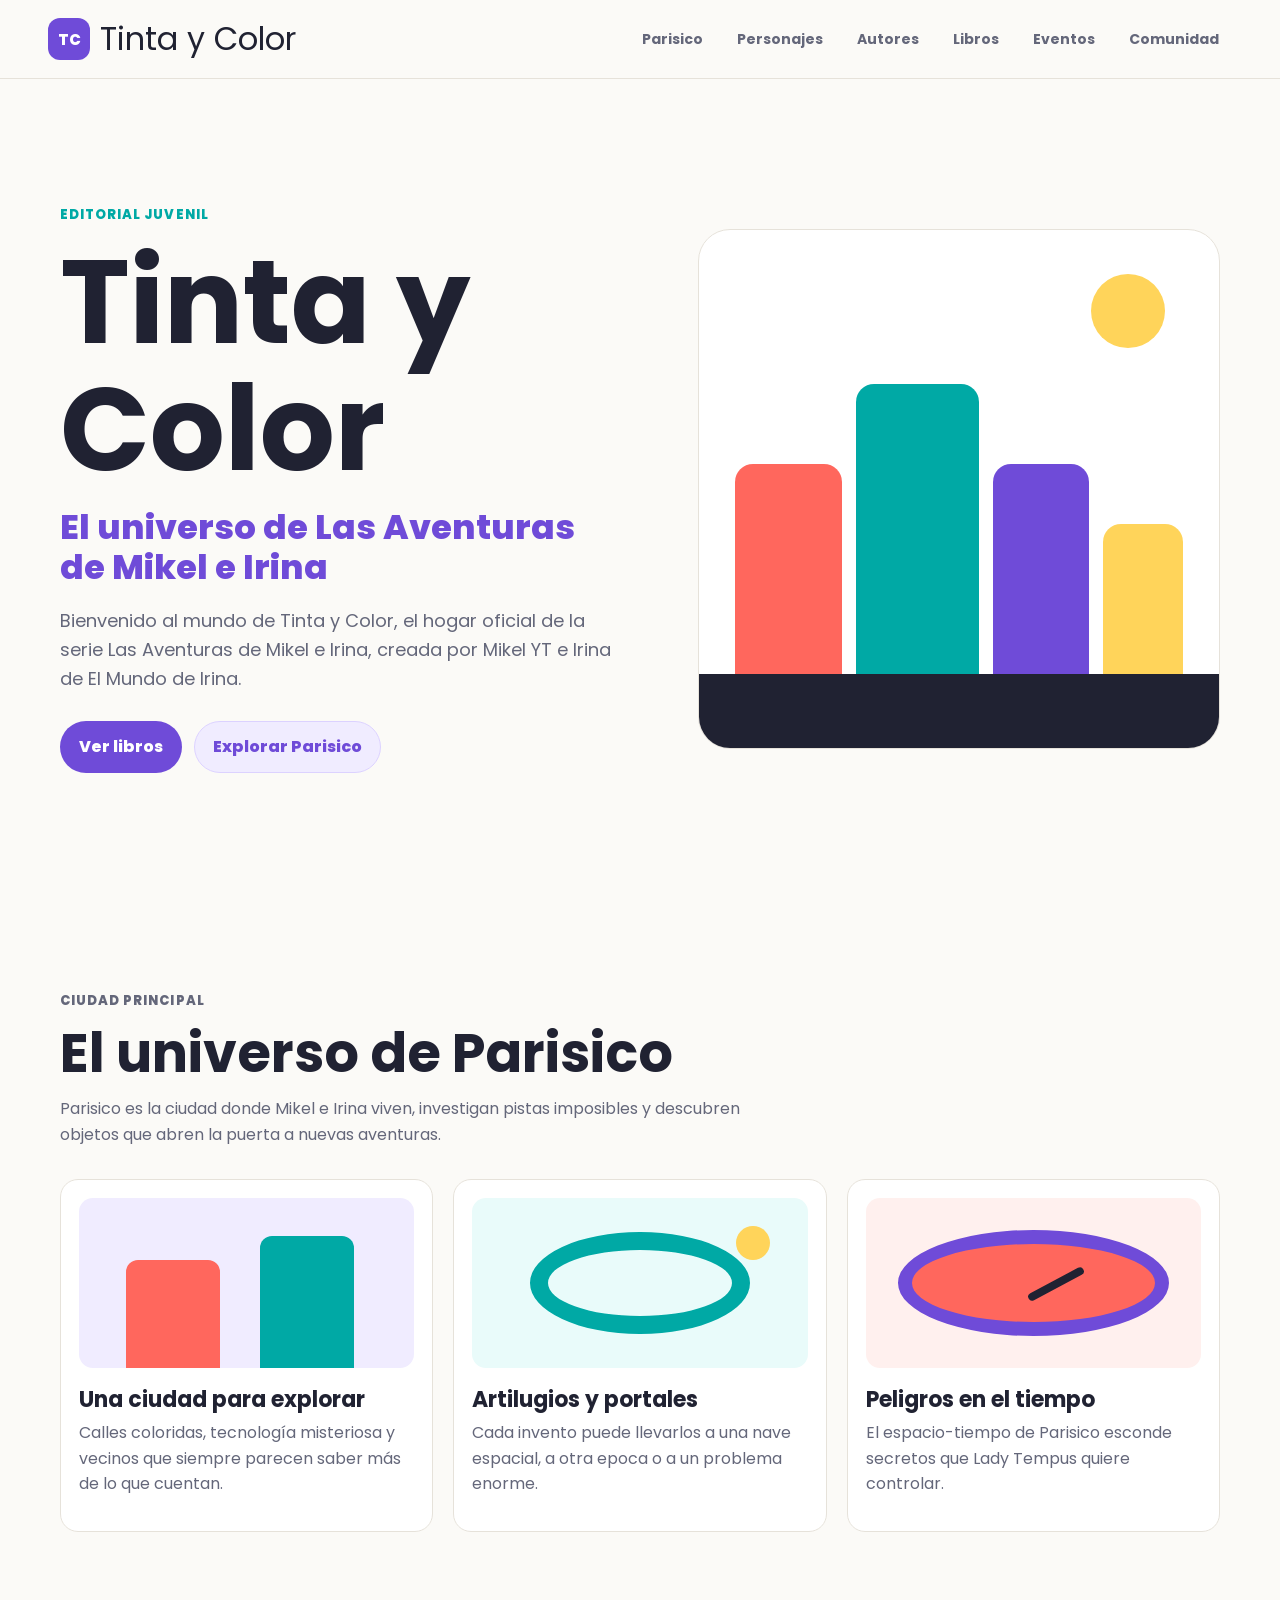
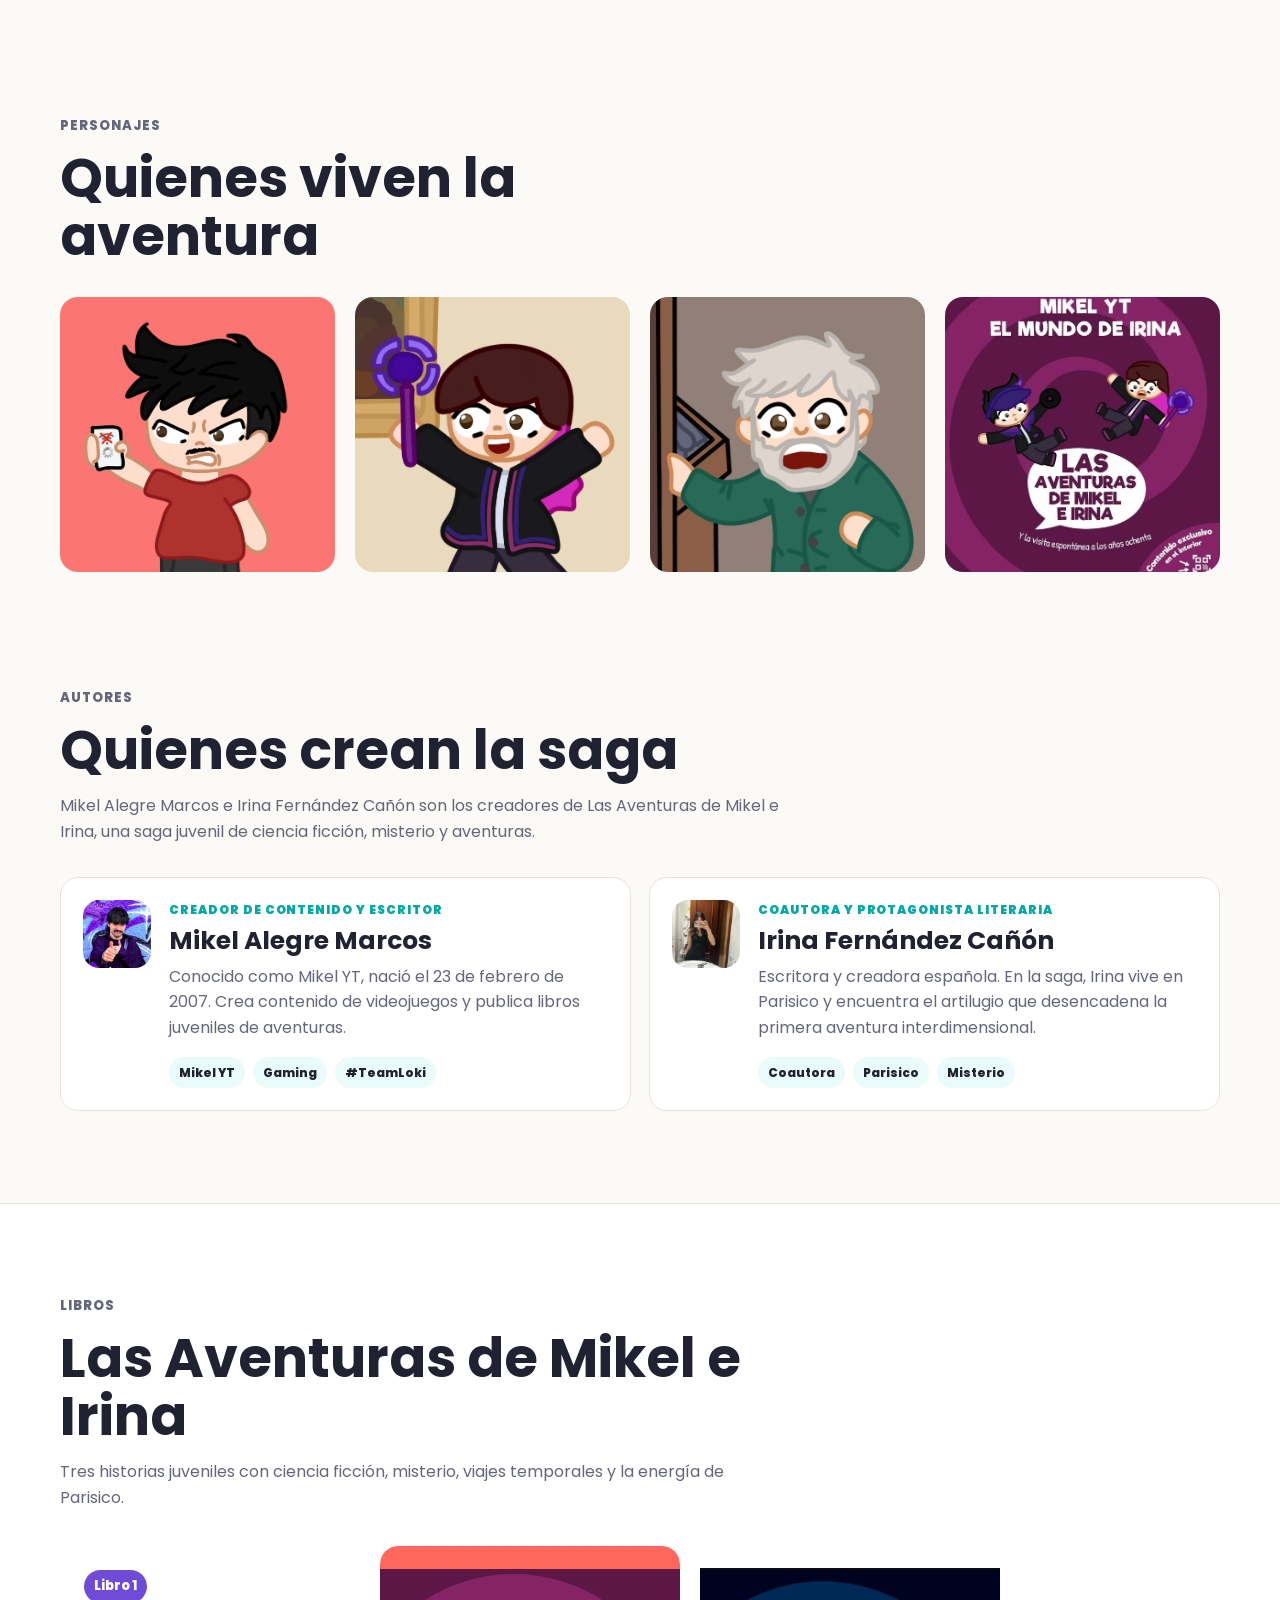
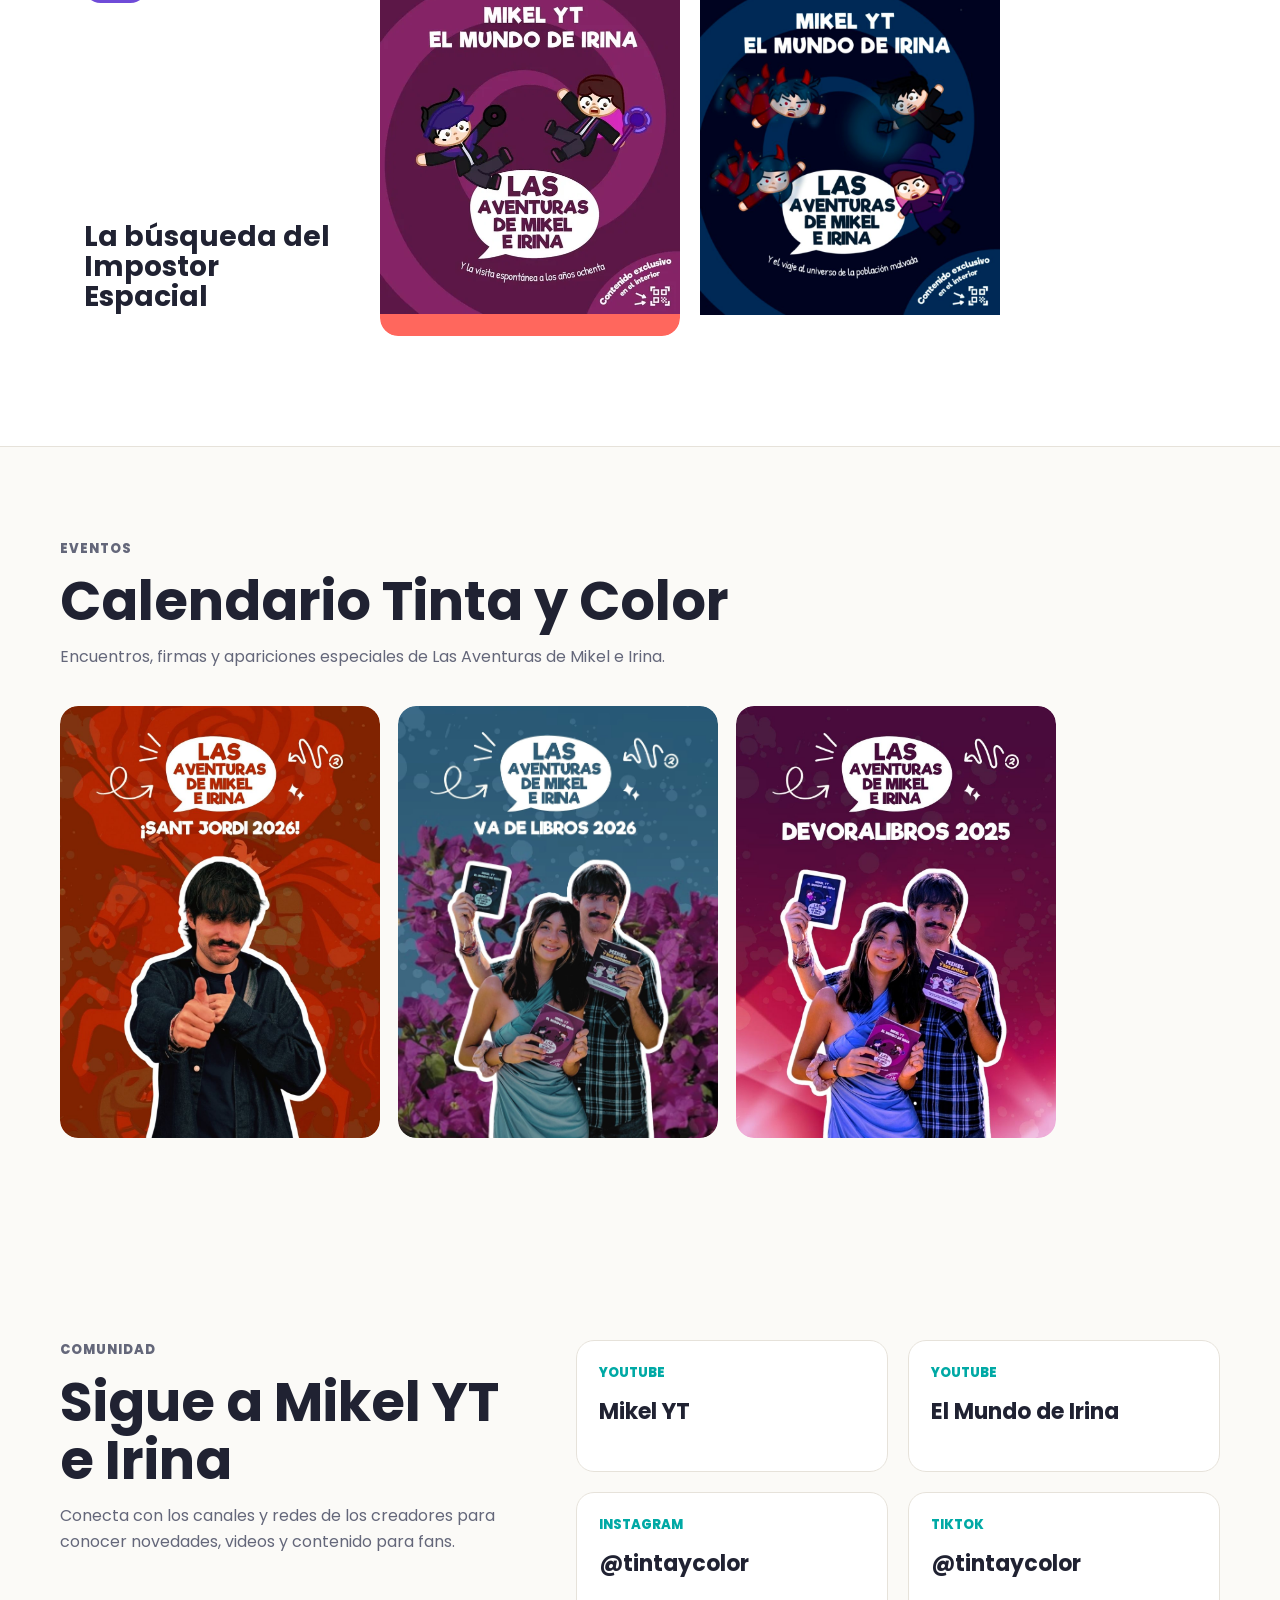
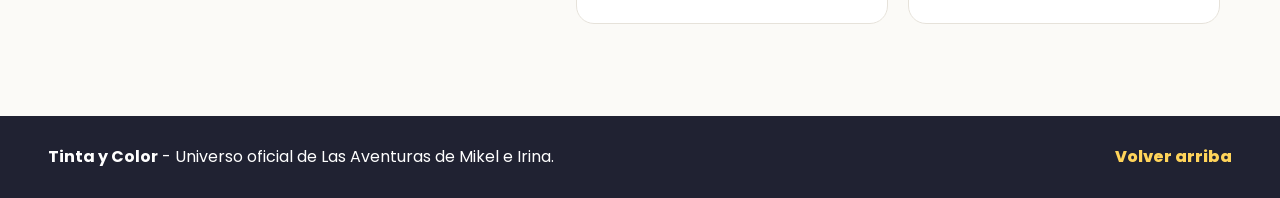
<file: index.html>
<!DOCTYPE html>
<html lang="es">
<head>
    <meta charset="UTF-8">
    <meta name="viewport" content="width=device-width, initial-scale=1.0">
    <title>Tinta y Color | Las Aventuras de Mikel e Irina</title>
    <link rel="preconnect" href="https://fonts.googleapis.com">
    <link rel="preconnect" href="https://fonts.gstatic.com" crossorigin>
    <link href="https://fonts.cdnfonts.com/css/riffic-free" rel="stylesheet">
    <link href="https://fonts.googleapis.com/css2?family=Patrick+Hand&family=Poppins:wght@400;500;600;700;800&display=swap" rel="stylesheet">
    <link rel="stylesheet" href="css/styles.css">
</head>
<body>
    <header class="site-header">
        <a class="brand" href="#inicio" aria-label="Tinta y Color">
            <span class="brand-mark">TC</span>
            <span>Tinta y Color</span>
        </a>

        <nav class="main-nav" aria-label="Navegación principal">
            <a href="#parisico">Parisico</a>
            <a href="#personajes">Personajes</a>
            <a href="#autores">Autores</a>
            <a href="#libros">Libros</a>
            <a href="#eventos">Eventos</a>
            <a href="#comunidad">Comunidad</a>
        </nav>
    </header>

    <main id="inicio">
        <section class="hero section">
            <div class="hero-copy">
                <p class="section-kicker">Editorial juvenil</p>
                <h1>Tinta y Color</h1>
                <p class="tagline">El universo de Las Aventuras de Mikel e Irina</p>
                <p class="hero-text">Bienvenido al mundo de Tinta y Color, el hogar oficial de la serie Las Aventuras de Mikel e Irina, creada por Mikel YT e Irina de El Mundo de Irina.</p>
                <div class="hero-actions">
                    <a class="button primary" href="#libros">Ver libros</a>
                    <a class="button ghost" href="#parisico">Explorar Parisico</a>
                </div>
            </div>

            <div class="hero-art" aria-label="Vista ilustrada de Parisico">
                <div class="city-card">
                    <span class="sun"></span>
                    <div class="skyline">
                        <span class="tower coral"></span>
                        <span class="tower teal tall"></span>
                        <span class="tower violet"></span>
                        <span class="tower yellow small"></span>
                    </div>
                    <div class="street"></div>
                </div>
            </div>
        </section>

        <section class="section universe" id="parisico">
            <div class="section-heading">
                <p class="section-kicker">Ciudad principal</p>
                <h2>El universo de Parisico</h2>
                <p>Parisico es la ciudad donde Mikel e Irina viven, investigan pistas imposibles y descubren objetos que abren la puerta a nuevas aventuras.</p>
            </div>

            <div class="universe-grid">
                <article class="place-card">
                    <div class="illustration city"></div>
                    <h3>Una ciudad para explorar</h3>
                    <p>Calles coloridas, tecnología misteriosa y vecinos que siempre parecen saber más de lo que cuentan.</p>
                </article>
                <article class="place-card">
                    <div class="illustration portal"></div>
                    <h3>Artilugios y portales</h3>
                    <p>Cada invento puede llevarlos a una nave espacial, a otra epoca o a un problema enorme.</p>
                </article>
                <article class="place-card">
                    <div class="illustration clock"></div>
                    <h3>Peligros en el tiempo</h3>
                    <p>El espacio-tiempo de Parisico esconde secretos que Lady Tempus quiere controlar.</p>
                </article>
            </div>
        </section>

        <section class="section characters" id="personajes">
            <div class="section-heading">
                <p class="section-kicker">Personajes</p>
                <h2>Quienes viven la aventura</h2>
            </div>

            <div class="character-grid">
                <article class="character-card mikel">
                    <button class="character-trigger" type="button" aria-expanded="false" aria-label="Ver libros donde aparece Mikel Alegre Marcos">
                        <img class="character-image" src="assets/personajes/mikel.png" alt="Mikel Alegre Marcos">
                    </button>
                    <div class="character-popover" hidden>
                        <h3>Mikel Alegre Marcos</h3>
                        <p>Aparece en</p>
                        <a href="libros/busqueda-impostor-espacial/index.html">La búsqueda del Impostor Espacial</a>
                        <a href="libros/visita-anos-ochenta/index.html">La visita espontánea a los años ochenta</a>
                        <a href="libros/viaje-universo-poblacion-malvada/index.html">Viaje al universo de población malvada</a>
                    </div>
                </article>
                <article class="character-card irina">
                    <button class="character-trigger" type="button" aria-expanded="false" aria-label="Ver libros donde aparece Irina Fernández Cañón">
                        <img class="character-image" src="assets/personajes/irina.png" alt="Irina Fernández Cañón">
                    </button>
                    <div class="character-popover" hidden>
                        <h3>Irina Fernández Cañón</h3>
                        <p>Aparece en</p>
                        <a href="libros/busqueda-impostor-espacial/index.html">La búsqueda del Impostor Espacial</a>
                        <a href="libros/visita-anos-ochenta/index.html">La visita espontánea a los años ochenta</a>
                        <a href="libros/viaje-universo-poblacion-malvada/index.html">Viaje al universo de población malvada</a>
                    </div>
                </article>
                <article class="character-card sabio">
                    <button class="character-trigger" type="button" aria-expanded="false" aria-label="Ver libros donde aparece El Sabio">
                        <img class="character-image" src="assets/personajes/sabio.png" alt="El Sabio">
                    </button>
                    <div class="character-popover" hidden>
                        <h3>El Sabio</h3>
                        <p>Aparece en</p>
                        <a href="libros/visita-anos-ochenta/index.html">La visita espontánea a los años ochenta</a>
                    </div>
                </article>
                <article class="character-card tempus">
                    <button class="character-trigger" type="button" aria-expanded="false" aria-label="Ver libros donde aparece Lady Tempus">
                        <img class="character-image" src="assets/ladmei2.jpg" alt="Lady Tempus">
                    </button>
                    <div class="character-popover" hidden>
                        <h3>Lady Tempus</h3>
                        <p>Aparece en</p>
                        <a href="libros/visita-anos-ochenta/index.html">La visita espontánea a los años ochenta</a>
                    </div>
                </article>
            </div>
        </section>

        <section class="section creators" id="autores">
            <div class="section-heading">
                <p class="section-kicker">Autores</p>
                <h2>Quienes crean la saga</h2>
                <p>Mikel Alegre Marcos e Irina Fernández Cañón son los creadores de Las Aventuras de Mikel e Irina, una saga juvenil de ciencia ficción, misterio y aventuras.</p>
            </div>

            <div class="creator-grid">
                <article class="creator-profile">
                    <img class="creator-photo" src="assets/mikel.jpg" alt="Mikel Alegre Marcos">
                    <div>
                        <p class="creator-role">Creador de contenido y escritor</p>
                        <h3>Mikel Alegre Marcos</h3>
                        <p>Conocido como Mikel YT, nació el 23 de febrero de 2007. Crea contenido de videojuegos y publica libros juveniles de aventuras.</p>
                        <div class="creator-tags" aria-label="Datos de Mikel Alegre Marcos">
                            <span>Mikel YT</span>
                            <span>Gaming</span>
                            <span>#TeamLoki</span>
                        </div>
                    </div>
                </article>

                <article class="creator-profile">
                    <img class="creator-photo" src="assets/irina.jpg" alt="Irina Fernández Cañón">
                    <div>
                        <p class="creator-role">Coautora y protagonista literaria</p>
                        <h3>Irina Fernández Cañón</h3>
                        <p>Escritora y creadora española. En la saga, Irina vive en Parisico y encuentra el artilugio que desencadena la primera aventura interdimensional.</p>
                        <div class="creator-tags" aria-label="Datos de Irina Fernández Cañón">
                            <span>Coautora</span>
                            <span>Parisico</span>
                            <span>Misterio</span>
                        </div>
                    </div>
                </article>
            </div>
        </section>

        <section class="section books" id="libros">
            <div class="section-heading">
                <p class="section-kicker">Libros</p>
                <h2>Las Aventuras de Mikel e Irina</h2>
                <p>Tres historias juveniles con ciencia ficción, misterio, viajes temporales y la energía de Parisico.</p>
            </div>

            <div class="book-grid">
                <a class="book-card book-link" href="libros/busqueda-impostor-espacial/index.html" aria-label="Abrir detalle de La búsqueda del Impostor Espacial">
                    <div class="book-cover space-cover">
                        <span class="series">Libro 1</span>
                        <h3>La búsqueda del Impostor Espacial</h3>
                    </div>
                </a>

                <a class="book-card book-link" href="libros/visita-anos-ochenta/index.html" aria-label="Abrir detalle de La visita espontánea a los años ochenta">
                    <div class="book-cover image-cover time-cover">
                        <img class="book-cover-image" src="assets/ladmei2.jpg" alt="Portada de Las Aventuras de Mikel e Irina 2">
                    </div>
                </a>

                <a class="book-card book-link" href="libros/viaje-universo-poblacion-malvada/index.html" aria-label="Abrir detalle de Las Aventuras de Mikel e Irina 3">
                    <div class="book-cover image-cover">
                        <img class="book-cover-image" src="assets/ladmei3.jpg" alt="Portada de Las Aventuras de Mikel e Irina 3">
                    </div>
                </a>
            </div>
        </section>

        <section class="section events-section" id="eventos">
            <div class="section-heading">
                <p class="section-kicker">Eventos</p>
                <h2>Calendario Tinta y Color</h2>
                <p>Encuentros, firmas y apariciones especiales de Las Aventuras de Mikel e Irina.</p>
            </div>

            <div class="events-grid">
                <a class="event-image-link" href="eventos/sant-jordi-2026/index.html" aria-label="Abrir detalle de Sant Jordi 2026">
                    <img class="event-image" src="assets/sant-jordi-2026.jpg" alt="Cartel de Sant Jordi 2026 de Las Aventuras de Mikel e Irina" loading="lazy">
                </a>

                <a class="event-image-link" href="eventos/va-de-libros-2026/index.html" aria-label="Abrir detalle de Va de Libros 2026">
                    <img class="event-image" src="assets/va-de-libros-2026.jpg" alt="Cartel de Va de Libros 2026 de Las Aventuras de Mikel e Irina" loading="lazy">
                </a>

                <a class="event-image-link" href="eventos/devorawood-2025/index.html" aria-label="Abrir detalle de Devorawood DevoraLibros Octubre 2025">
                    <img class="event-image" src="assets/devorawood-2025.jpg" alt="Cartel de Devorawood, DevoraLibros Octubre 2025, de Las Aventuras de Mikel e Irina" loading="lazy">
                </a>
            </div>
        </section>

        <section class="section community" id="comunidad">
            <div class="community-copy">
                <p class="section-kicker">Comunidad</p>
                <h2>Sigue a Mikel YT e Irina</h2>
                <p>Conecta con los canales y redes de los creadores para conocer novedades, videos y contenido para fans.</p>
            </div>

            <div class="social-grid">
                <a class="social-card" href="https://www.youtube.com/results?search_query=Mikel+YT" target="_blank" rel="noreferrer">
                    <span>YouTube</span>
                    <strong>Mikel YT</strong>
                </a>
                <a class="social-card" href="https://www.youtube.com/results?search_query=El+Mundo+de+Irina" target="_blank" rel="noreferrer">
                    <span>YouTube</span>
                    <strong>El Mundo de Irina</strong>
                </a>
                <a class="social-card" href="https://www.instagram.com/explore/search/keyword/?q=tinta%20y%20color" target="_blank" rel="noreferrer" aria-label="Instagram de Tinta y Color">
                    <span>Instagram</span>
                    <strong>@tintaycolor</strong>
                </a>
                <a class="social-card" href="https://www.tiktok.com/search?q=tinta%20y%20color" target="_blank" rel="noreferrer" aria-label="TikTok de Tinta y Color">
                    <span>TikTok</span>
                    <strong>@tintaycolor</strong>
                </a>
            </div>
        </section>
    </main>

    <footer class="footer">
        <p><strong>Tinta y Color</strong> - Universo oficial de Las Aventuras de Mikel e Irina.</p>
        <a href="#inicio">Volver arriba</a>
    </footer>

    <script src="js/script.js"></script>
</body>
</html>
</file>
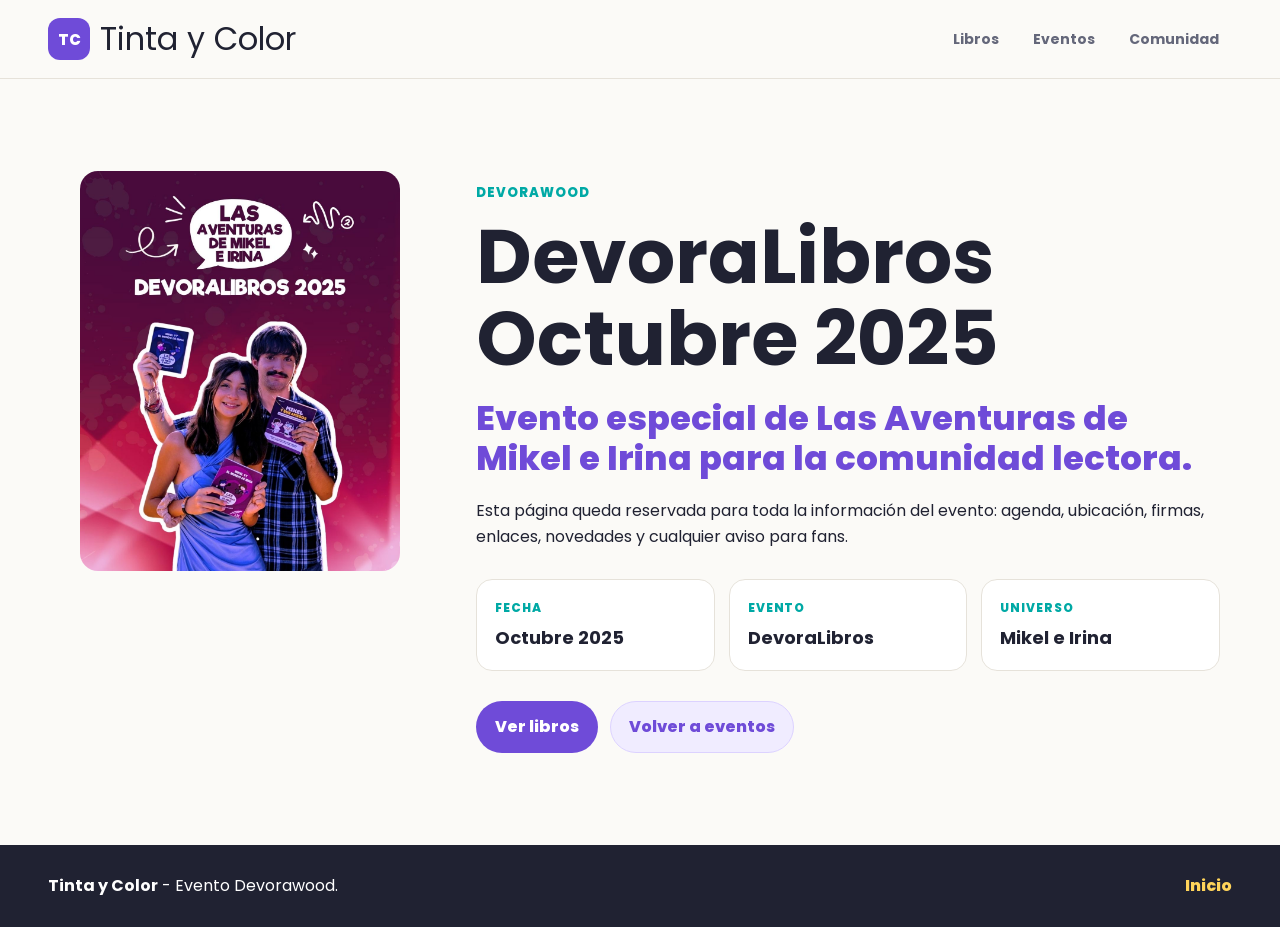
<file: eventos/devorawood-2025/index.html>
<!DOCTYPE html>
<html lang="es">
<head>
    <meta charset="UTF-8">
    <meta name="viewport" content="width=device-width, initial-scale=1.0">
    <title>Devorawood | Tinta y Color</title>
    <link rel="preconnect" href="https://fonts.googleapis.com">
    <link rel="preconnect" href="https://fonts.gstatic.com" crossorigin>
    <link href="https://fonts.cdnfonts.com/css/riffic-free" rel="stylesheet">
    <link href="https://fonts.googleapis.com/css2?family=Patrick+Hand&family=Poppins:wght@400;500;600;700;800&display=swap" rel="stylesheet">
    <link rel="stylesheet" href="../../css/styles.css">
</head>
<body>
    <header class="site-header">
        <a class="brand" href="../../index.html" aria-label="Tinta y Color">
            <span class="brand-mark">TC</span>
            <span>Tinta y Color</span>
        </a>

        <nav class="main-nav" aria-label="Navegación principal">
            <a href="../../index.html#libros">Libros</a>
            <a href="../../index.html#eventos">Eventos</a>
            <a href="../../index.html#comunidad">Comunidad</a>
        </nav>
    </header>

    <main>
        <section class="section event-detail-layout">
            <img class="event-detail-image" src="../../assets/devorawood-2025.jpg" alt="Cartel de Devorawood, DevoraLibros Octubre 2025, de Las Aventuras de Mikel e Irina">

            <div class="event-detail-copy">
                <p class="section-kicker">Devorawood</p>
                <h1>DevoraLibros Octubre 2025</h1>
                <p class="tagline">Evento especial de Las Aventuras de Mikel e Irina para la comunidad lectora.</p>
                <p>Esta página queda reservada para toda la información del evento: agenda, ubicación, firmas, enlaces, novedades y cualquier aviso para fans.</p>

                <div class="event-meta-grid">
                    <div class="event-meta-card">
                        <span>Fecha</span>
                        <strong>Octubre 2025</strong>
                    </div>
                    <div class="event-meta-card">
                        <span>Evento</span>
                        <strong>DevoraLibros</strong>
                    </div>
                    <div class="event-meta-card">
                        <span>Universo</span>
                        <strong>Mikel e Irina</strong>
                    </div>
                </div>

                <div class="event-detail-actions">
                    <a class="button primary" href="../../index.html#libros">Ver libros</a>
                    <a class="button ghost" href="../../index.html#eventos">Volver a eventos</a>
                </div>
            </div>
        </section>
    </main>

    <footer class="footer">
        <p><strong>Tinta y Color</strong> - Evento Devorawood.</p>
        <a href="../../index.html">Inicio</a>
    </footer>
</body>
</html>
</file>
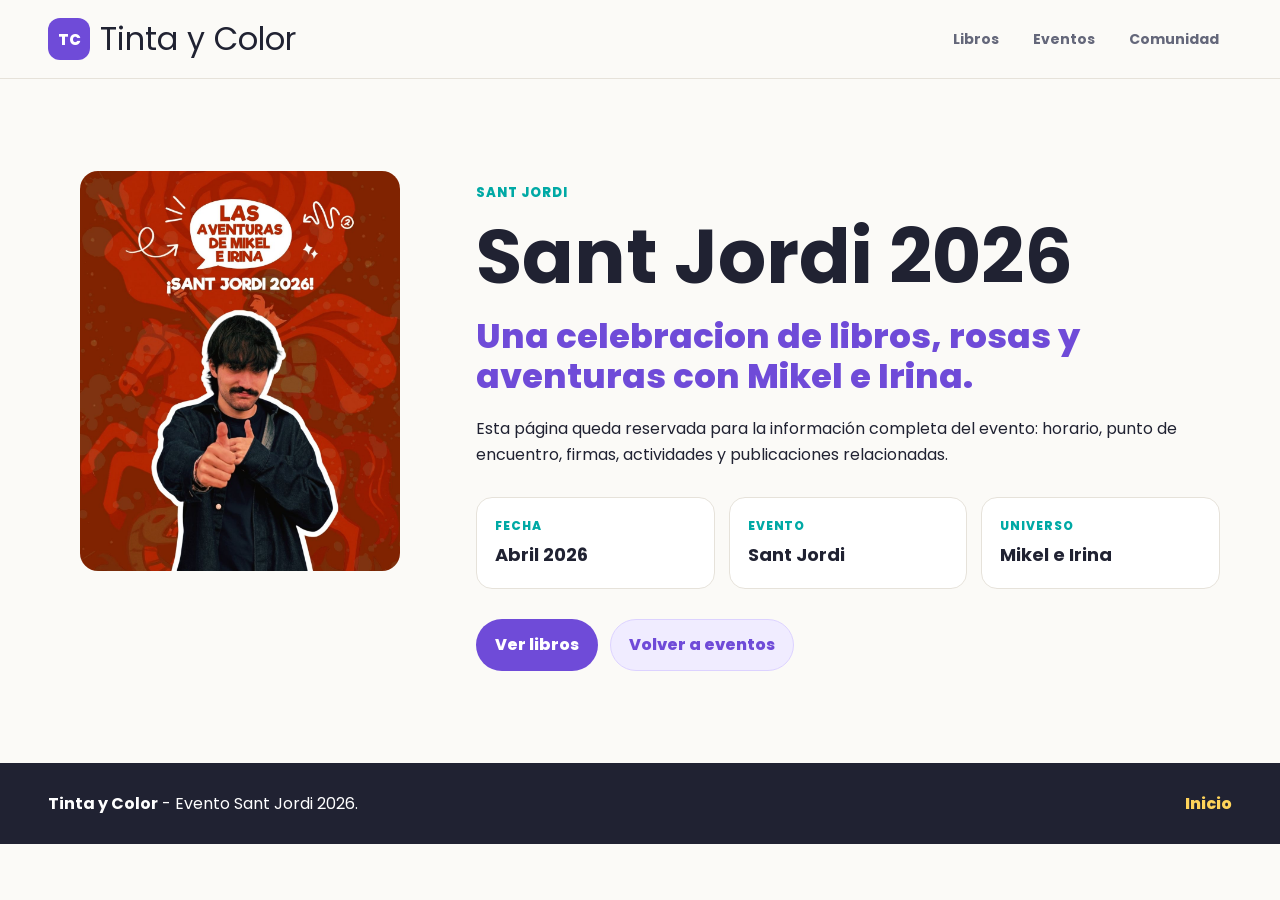
<file: eventos/sant-jordi-2026/index.html>
<!DOCTYPE html>
<html lang="es">
<head>
    <meta charset="UTF-8">
    <meta name="viewport" content="width=device-width, initial-scale=1.0">
    <title>Sant Jordi 2026 | Tinta y Color</title>
    <link rel="preconnect" href="https://fonts.googleapis.com">
    <link rel="preconnect" href="https://fonts.gstatic.com" crossorigin>
    <link href="https://fonts.cdnfonts.com/css/riffic-free" rel="stylesheet">
    <link href="https://fonts.googleapis.com/css2?family=Patrick+Hand&family=Poppins:wght@400;500;600;700;800&display=swap" rel="stylesheet">
    <link rel="stylesheet" href="../../css/styles.css">
</head>
<body>
    <header class="site-header">
        <a class="brand" href="../../index.html" aria-label="Tinta y Color">
            <span class="brand-mark">TC</span>
            <span>Tinta y Color</span>
        </a>

        <nav class="main-nav" aria-label="Navegación principal">
            <a href="../../index.html#libros">Libros</a>
            <a href="../../index.html#eventos">Eventos</a>
            <a href="../../index.html#comunidad">Comunidad</a>
        </nav>
    </header>

    <main>
        <section class="section event-detail-layout">
            <img class="event-detail-image" src="../../assets/sant-jordi-2026.jpg" alt="Cartel de Sant Jordi 2026 de Las Aventuras de Mikel e Irina">

            <div class="event-detail-copy">
                <p class="section-kicker">Sant Jordi</p>
                <h1>Sant Jordi 2026</h1>
                <p class="tagline">Una celebracion de libros, rosas y aventuras con Mikel e Irina.</p>
                <p>Esta página queda reservada para la información completa del evento: horario, punto de encuentro, firmas, actividades y publicaciones relacionadas.</p>

                <div class="event-meta-grid">
                    <div class="event-meta-card">
                        <span>Fecha</span>
                        <strong>Abril 2026</strong>
                    </div>
                    <div class="event-meta-card">
                        <span>Evento</span>
                        <strong>Sant Jordi</strong>
                    </div>
                    <div class="event-meta-card">
                        <span>Universo</span>
                        <strong>Mikel e Irina</strong>
                    </div>
                </div>

                <div class="event-detail-actions">
                    <a class="button primary" href="../../index.html#libros">Ver libros</a>
                    <a class="button ghost" href="../../index.html#eventos">Volver a eventos</a>
                </div>
            </div>
        </section>
    </main>

    <footer class="footer">
        <p><strong>Tinta y Color</strong> - Evento Sant Jordi 2026.</p>
        <a href="../../index.html">Inicio</a>
    </footer>
</body>
</html>
</file>
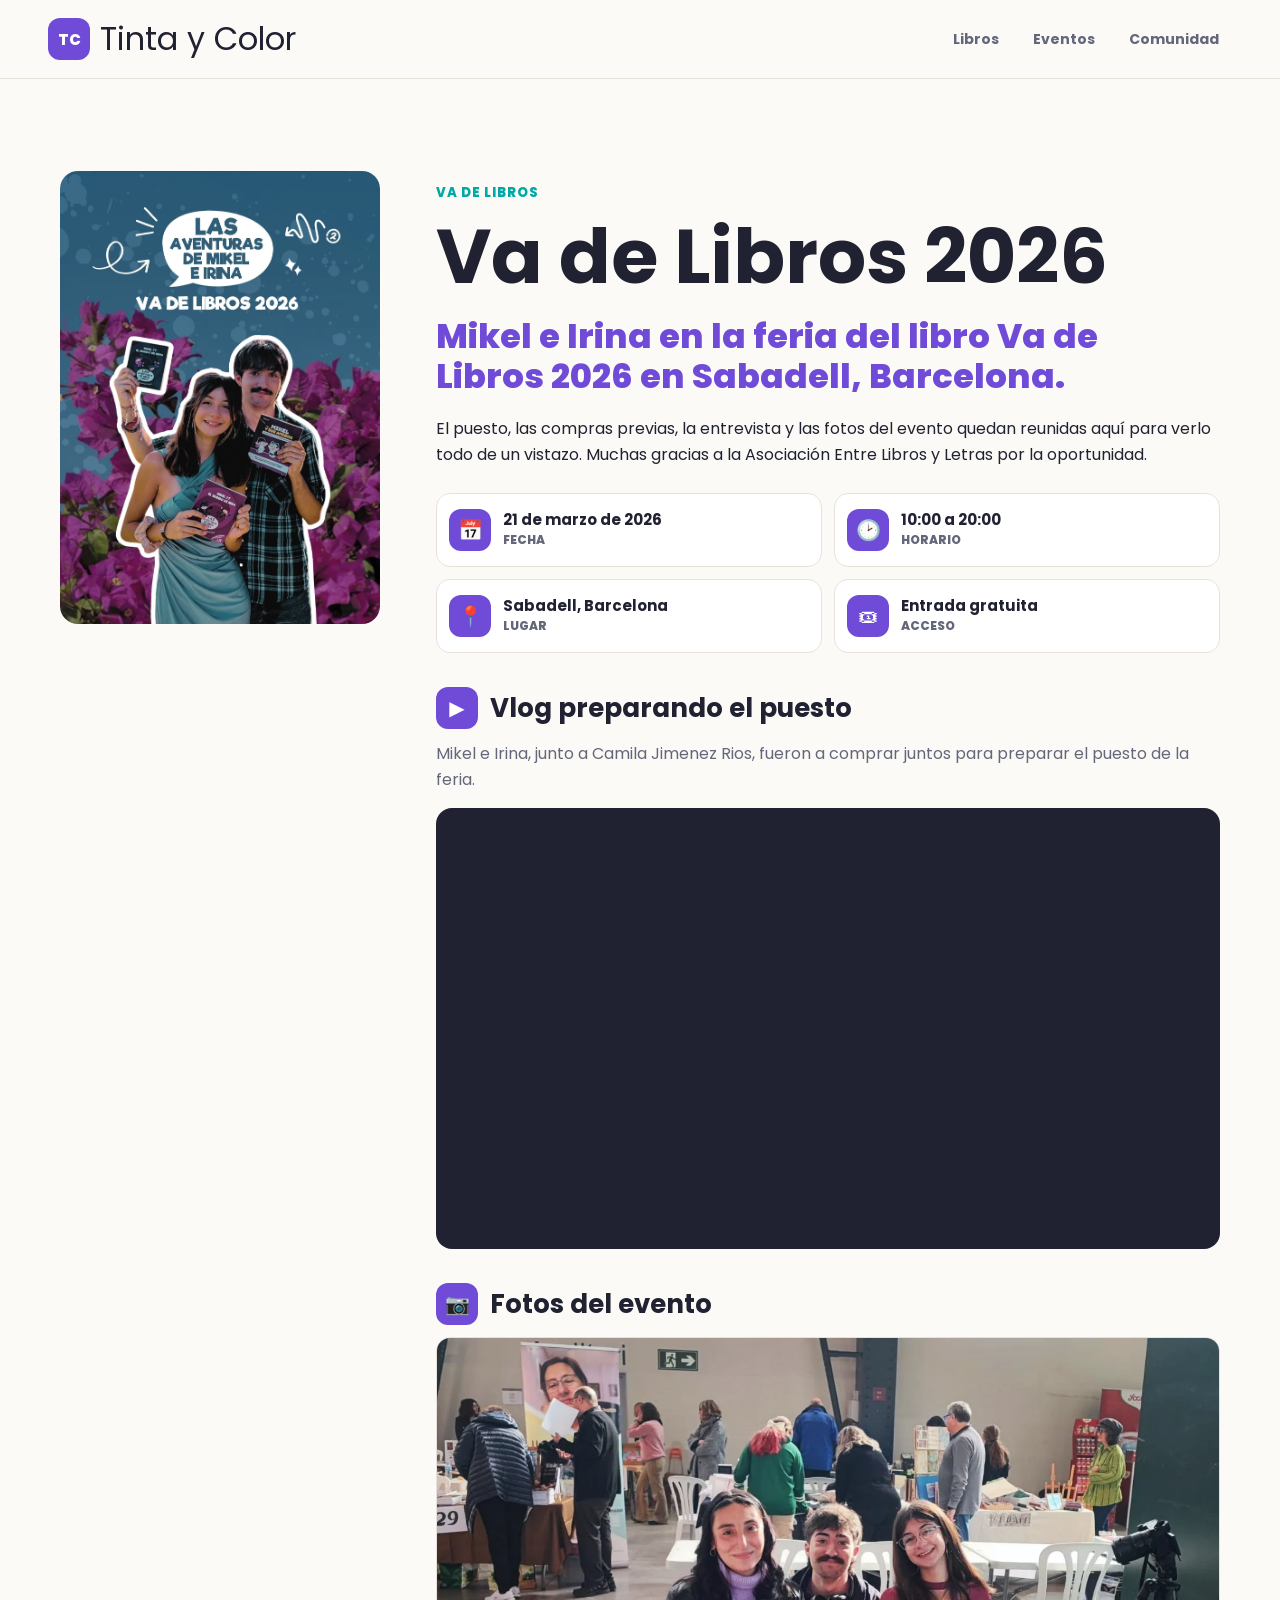
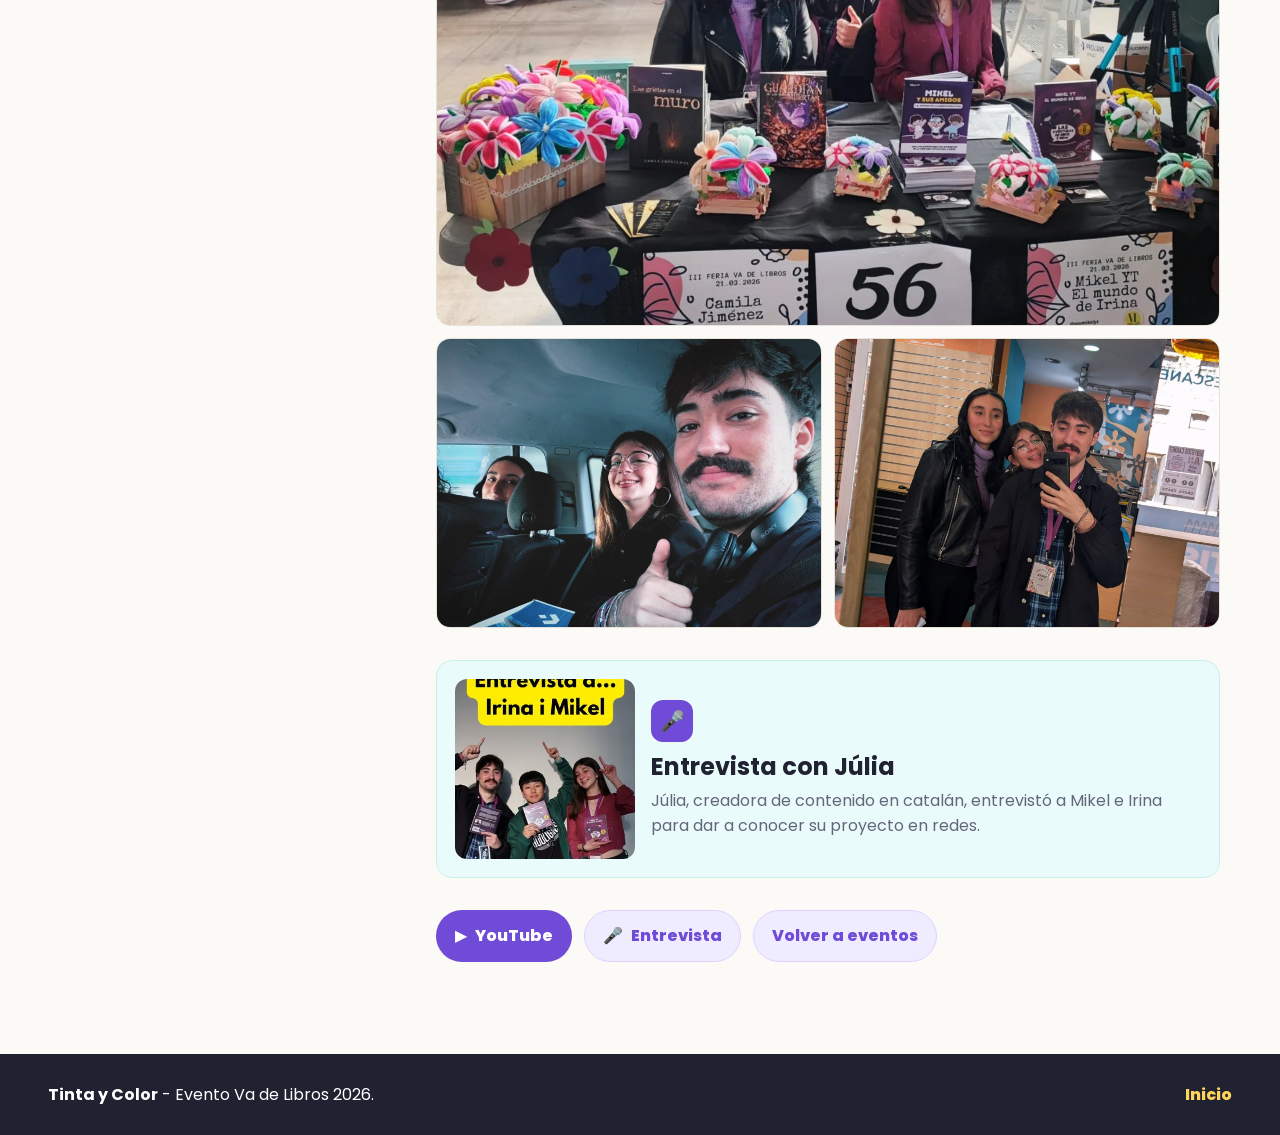
<file: eventos/va-de-libros-2026/index.html>
<!DOCTYPE html>
<html lang="es">
<head>
    <meta charset="UTF-8">
    <meta name="viewport" content="width=device-width, initial-scale=1.0">
    <title>Va de Libros 2026 | Tinta y Color</title>
    <link rel="preconnect" href="https://fonts.googleapis.com">
    <link rel="preconnect" href="https://fonts.gstatic.com" crossorigin>
    <link href="https://fonts.cdnfonts.com/css/riffic-free" rel="stylesheet">
    <link href="https://fonts.googleapis.com/css2?family=Patrick+Hand&family=Poppins:wght@400;500;600;700;800&display=swap" rel="stylesheet">
    <link rel="stylesheet" href="../../css/styles.css">
</head>
<body>
    <header class="site-header">
        <a class="brand" href="../../index.html" aria-label="Tinta y Color">
            <span class="brand-mark">TC</span>
            <span>Tinta y Color</span>
        </a>

        <nav class="main-nav" aria-label="Navegación principal">
            <a href="../../index.html#libros">Libros</a>
            <a href="../../index.html#eventos">Eventos</a>
            <a href="../../index.html#comunidad">Comunidad</a>
        </nav>
    </header>

    <main>
        <section class="section event-detail-layout event-story-page">
            <img class="event-detail-image" src="../../assets/va-de-libros-2026.jpg" alt="Cartel de Va de Libros 2026 de Las Aventuras de Mikel e Irina">

            <div class="event-detail-copy">
                <p class="section-kicker">Va de Libros</p>
                <h1>Va de Libros 2026</h1>
                <p class="tagline">Mikel e Irina en la feria del libro Va de Libros 2026 en Sabadell, Barcelona.</p>
                <p>El puesto, las compras previas, la entrevista y las fotos del evento quedan reunidas aquí para verlo todo de un vistazo. Muchas gracias a la Asociación Entre Libros y Letras por la oportunidad.</p>

                <ul class="event-facts" aria-label="Datos principales de Va de Libros">
                    <li>
                        <span class="fact-icon" aria-hidden="true">&#128197;</span>
                        <span><strong>21 de marzo de 2026</strong><small>Fecha</small></span>
                    </li>
                    <li>
                        <span class="fact-icon" aria-hidden="true">&#128337;</span>
                        <span><strong>10:00 a 20:00</strong><small>Horario</small></span>
                    </li>
                    <li>
                        <span class="fact-icon" aria-hidden="true">&#128205;</span>
                        <span><strong>Sabadell, Barcelona</strong><small>Lugar</small></span>
                    </li>
                    <li>
                        <span class="fact-icon" aria-hidden="true">&#127903;</span>
                        <span><strong>Entrada gratuita</strong><small>Acceso</small></span>
                    </li>
                </ul>

                <section class="event-video" aria-labelledby="va-de-libros-video">
                    <div class="event-section-heading">
                        <span class="section-icon" aria-hidden="true">&#9654;</span>
                        <h2 id="va-de-libros-video">Vlog preparando el puesto</h2>
                    </div>
                    <p>Mikel e Irina, junto a Camila Jimenez Rios, fueron a comprar juntos para preparar el puesto de la feria.</p>
                    <div class="video-frame">
                        <iframe src="https://www.youtube.com/embed/mSMAnP7GvIA" title="Vlog de Mikel e Irina preparando Va de Libros 2026" allow="accelerometer; autoplay; clipboard-write; encrypted-media; gyroscope; picture-in-picture; web-share" allowfullscreen></iframe>
                    </div>
                </section>

                <section class="event-gallery" aria-labelledby="va-de-libros-fotos">
                    <div class="event-section-heading">
                        <span class="section-icon" aria-hidden="true">&#128247;</span>
                        <h2 id="va-de-libros-fotos">Fotos del evento</h2>
                    </div>
                    <div class="event-gallery-grid">
                        <img src="../../assets/va-de-libros-2026-foto-1.webp" alt="Mesa del evento Va de Libros 2026 con libros y material preparado">
                        <img src="../../assets/va-de-libros-2026-foto-2.jpg" alt="Mikel e Irina durante el evento Va de Libros 2026">
                        <img src="../../assets/va-de-libros-2026-foto-3.jpg" alt="Puesto de Va de Libros 2026 montado para recibir visitantes">
                    </div>
                </section>

                <section class="interview-callout" aria-labelledby="va-de-libros-entrevista">
                    <img src="../../assets/va-de-libros-2026-entrevista.jpg" alt="Imagen de la entrevista de Júlia a Mikel e Irina en Va de Libros">
                    <div>
                        <span class="section-icon" aria-hidden="true">&#127908;</span>
                        <h2 id="va-de-libros-entrevista">Entrevista con Júlia</h2>
                        <p>Júlia, creadora de contenido en catalán, entrevistó a Mikel e Irina para dar a conocer su proyecto en redes.</p>
                    </div>
                </section>

                <nav class="event-detail-actions" aria-label="Enlaces de Va de Libros">
                    <a class="button primary" href="https://youtu.be/mSMAnP7GvIA" target="_blank" rel="noreferrer" aria-label="Abrir el vlog de compras para preparar el puesto en YouTube"><span aria-hidden="true">&#9654;</span> YouTube</a>
                    <a class="button ghost" href="https://www.instagram.com/jumei_7/reel/DXeeAYWDJFV/" target="_blank" rel="noreferrer" aria-label="Ver la entrevista de Júlia a Mikel e Irina en Instagram"><span aria-hidden="true">&#127908;</span> Entrevista</a>
                    <a class="button ghost" href="../../index.html#eventos">Volver a eventos</a>
                </nav>
            </div>
        </section>
    </main>

    <footer class="footer">
        <p><strong>Tinta y Color</strong> - Evento Va de Libros 2026.</p>
        <a href="../../index.html">Inicio</a>
    </footer>
</body>
</html>
</file>
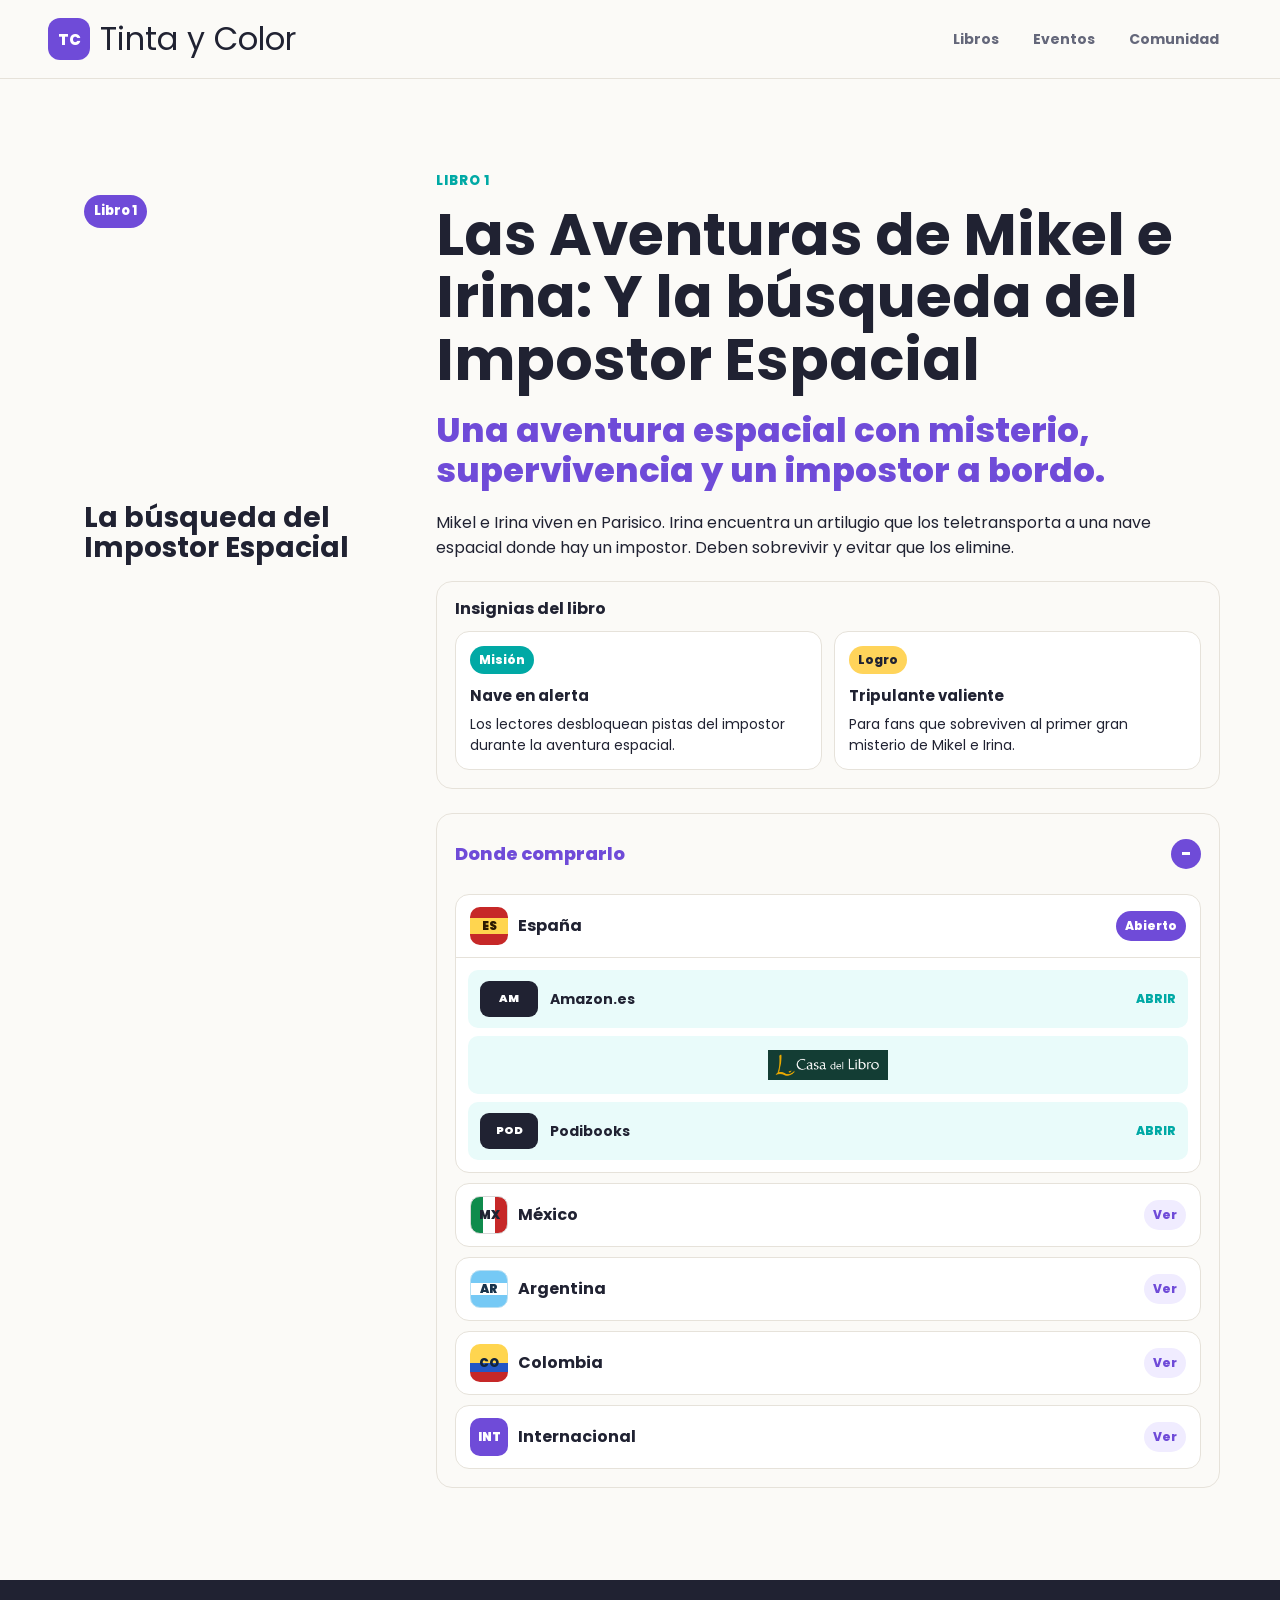
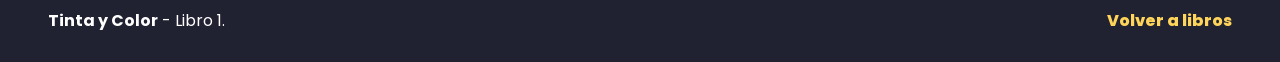
<file: libros/busqueda-impostor-espacial/index.html>
<!DOCTYPE html>
<html lang="es">
<head>
    <meta charset="UTF-8">
    <meta name="viewport" content="width=device-width, initial-scale=1.0">
    <title>La búsqueda del Impostor Espacial | Tinta y Color</title>
    <link rel="preconnect" href="https://fonts.googleapis.com">
    <link rel="preconnect" href="https://fonts.gstatic.com" crossorigin>
    <link href="https://fonts.cdnfonts.com/css/riffic-free" rel="stylesheet">
    <link href="https://fonts.googleapis.com/css2?family=Patrick+Hand&family=Poppins:wght@400;500;600;700;800&display=swap" rel="stylesheet">
    <link rel="stylesheet" href="../../css/styles.css">
</head>
<body>
    <header class="site-header">
        <a class="brand" href="../../index.html" aria-label="Tinta y Color">
            <span class="brand-mark">TC</span>
            <span>Tinta y Color</span>
        </a>

        <nav class="main-nav" aria-label="Navegación principal">
            <a href="../../index.html#libros">Libros</a>
            <a href="../../index.html#eventos">Eventos</a>
            <a href="../../index.html#comunidad">Comunidad</a>
        </nav>
    </header>

    <main>
        <section class="section book-detail-page">
            <div class="book-cover space-cover">
                <span class="series">Libro 1</span>
                <h3>La búsqueda del Impostor Espacial</h3>
            </div>

            <div class="book-detail-copy">
                <p class="section-kicker">Libro 1</p>
                <h1>Las Aventuras de Mikel e Irina: Y la búsqueda del Impostor Espacial</h1>
                <p class="tagline">Una aventura espacial con misterio, supervivencia y un impostor a bordo.</p>
                <p>Mikel e Irina viven en Parisico. Irina encuentra un artilugio que los teletransporta a una nave espacial donde hay un impostor. Deben sobrevivir y evitar que los elimine.</p>

                <div class="book-events" aria-label="Insignias del libro">
                    <h4>Insignias del libro</h4>
                    <div class="event-grid">
                        <article class="event-card">
                            <span class="event-label badge-teal">Misión</span>
                            <strong>Nave en alerta</strong>
                            <p>Los lectores desbloquean pistas del impostor durante la aventura espacial.</p>
                        </article>
                        <article class="event-card">
                            <span class="event-label badge-yellow">Logro</span>
                            <strong>Tripulante valiente</strong>
                            <p>Para fans que sobreviven al primer gran misterio de Mikel e Irina.</p>
                        </article>
                    </div>
                </div>

                <details class="buy-details" open>
                    <summary>Donde comprarlo</summary>
                    <div class="stores" aria-label="Puntos de venta por país">
                        <details class="store-country" open>
                            <summary><span class="country-mark country-es" aria-hidden="true">ES</span><strong>España</strong></summary>
                            <div class="store-links">
                            <a href="https://www.amazon.es/s?k=Las+Aventuras+de+Mikel+e+Irina" target="_blank" rel="noreferrer"><span class="store-logo">AM</span><span>Amazon.es</span></a>
                            <a class="logo-only" href="https://www.casadellibro.com/busqueda-libros?busqueda=Las%20Aventuras%20de%20Mikel%20e%20Irina" target="_blank" rel="noreferrer" aria-label="Abrir Casa del Libro"><span class="store-logo has-image"><img src="../../assets/logo-casa-del-libro.png" alt=""></span></a>
                            <a href="https://www.podibooks.com/" target="_blank" rel="noreferrer"><span class="store-logo">POD</span><span>Podibooks</span></a>
                            </div>
                        </details>
                        <details class="store-country">
                            <summary><span class="country-mark country-mx" aria-hidden="true">MX</span><strong>México</strong></summary>
                            <div class="store-links">
                            <a href="https://www.amazon.com.mx/s?k=Las+Aventuras+de+Mikel+e+Irina" target="_blank" rel="noreferrer"><span class="store-logo">AM</span><span>Amazon.com.mx</span></a>
                            <a class="logo-only" href="https://www.buscalibre.com.mx/libros/search?q=Las%20Aventuras%20de%20Mikel%20e%20Irina" target="_blank" rel="noreferrer" aria-label="Abrir Buscalibre México"><span class="store-logo has-image"><img src="../../assets/logo-buscalibre.png" alt=""></span></a>
                            </div>
                        </details>
                        <details class="store-country">
                            <summary><span class="country-mark country-ar" aria-hidden="true">AR</span><strong>Argentina</strong></summary>
                            <div class="store-links">
                            <a class="logo-only" href="https://www.cuspide.com/resultados.aspx?c=Las%20Aventuras%20de%20Mikel%20e%20Irina" target="_blank" rel="noreferrer" aria-label="Abrir Cúspide"><span class="store-logo has-image"><img src="../../assets/logo-cuspide.jpg" alt=""></span></a>
                            <a class="logo-only" href="https://www.buscalibre.com.ar/libros/search?q=Las%20Aventuras%20de%20Mikel%20e%20Irina" target="_blank" rel="noreferrer" aria-label="Abrir Buscalibre Argentina"><span class="store-logo has-image"><img src="../../assets/logo-buscalibre.png" alt=""></span></a>
                            </div>
                        </details>
                        <details class="store-country">
                            <summary><span class="country-mark country-co" aria-hidden="true">CO</span><strong>Colombia</strong></summary>
                            <div class="store-links">
                            <a class="logo-only" href="https://www.libreriadelau.com/search?query=Las%20Aventuras%20de%20Mikel%20e%20Irina" target="_blank" rel="noreferrer" aria-label="Abrir Librería de la U"><span class="store-logo has-image"><img src="../../assets/logo-libreria-de-la-u.png" alt=""></span></a>
                            </div>
                        </details>
                        <details class="store-country">
                            <summary><span class="country-mark country-int" aria-hidden="true">INT</span><strong>Internacional</strong></summary>
                            <div class="store-links">
                            <a href="https://www.amazon.com/s?k=Las+Aventuras+de+Mikel+e+Irina" target="_blank" rel="noreferrer"><span class="store-logo">AM</span><span>Amazon.com</span></a>
                            <a class="logo-only" href="https://www.buscalibre.com/libros/search?q=Las%20Aventuras%20de%20Mikel%20e%20Irina" target="_blank" rel="noreferrer" aria-label="Abrir Buscalibre"><span class="store-logo has-image"><img src="../../assets/logo-buscalibre.png" alt=""></span></a>
                            </div>
                        </details>
                    </div>
                </details>
            </div>
        </section>
    </main>

    <footer class="footer">
        <p><strong>Tinta y Color</strong> - Libro 1.</p>
        <a href="../../index.html#libros">Volver a libros</a>
    </footer>
</body>
</html>
</file>
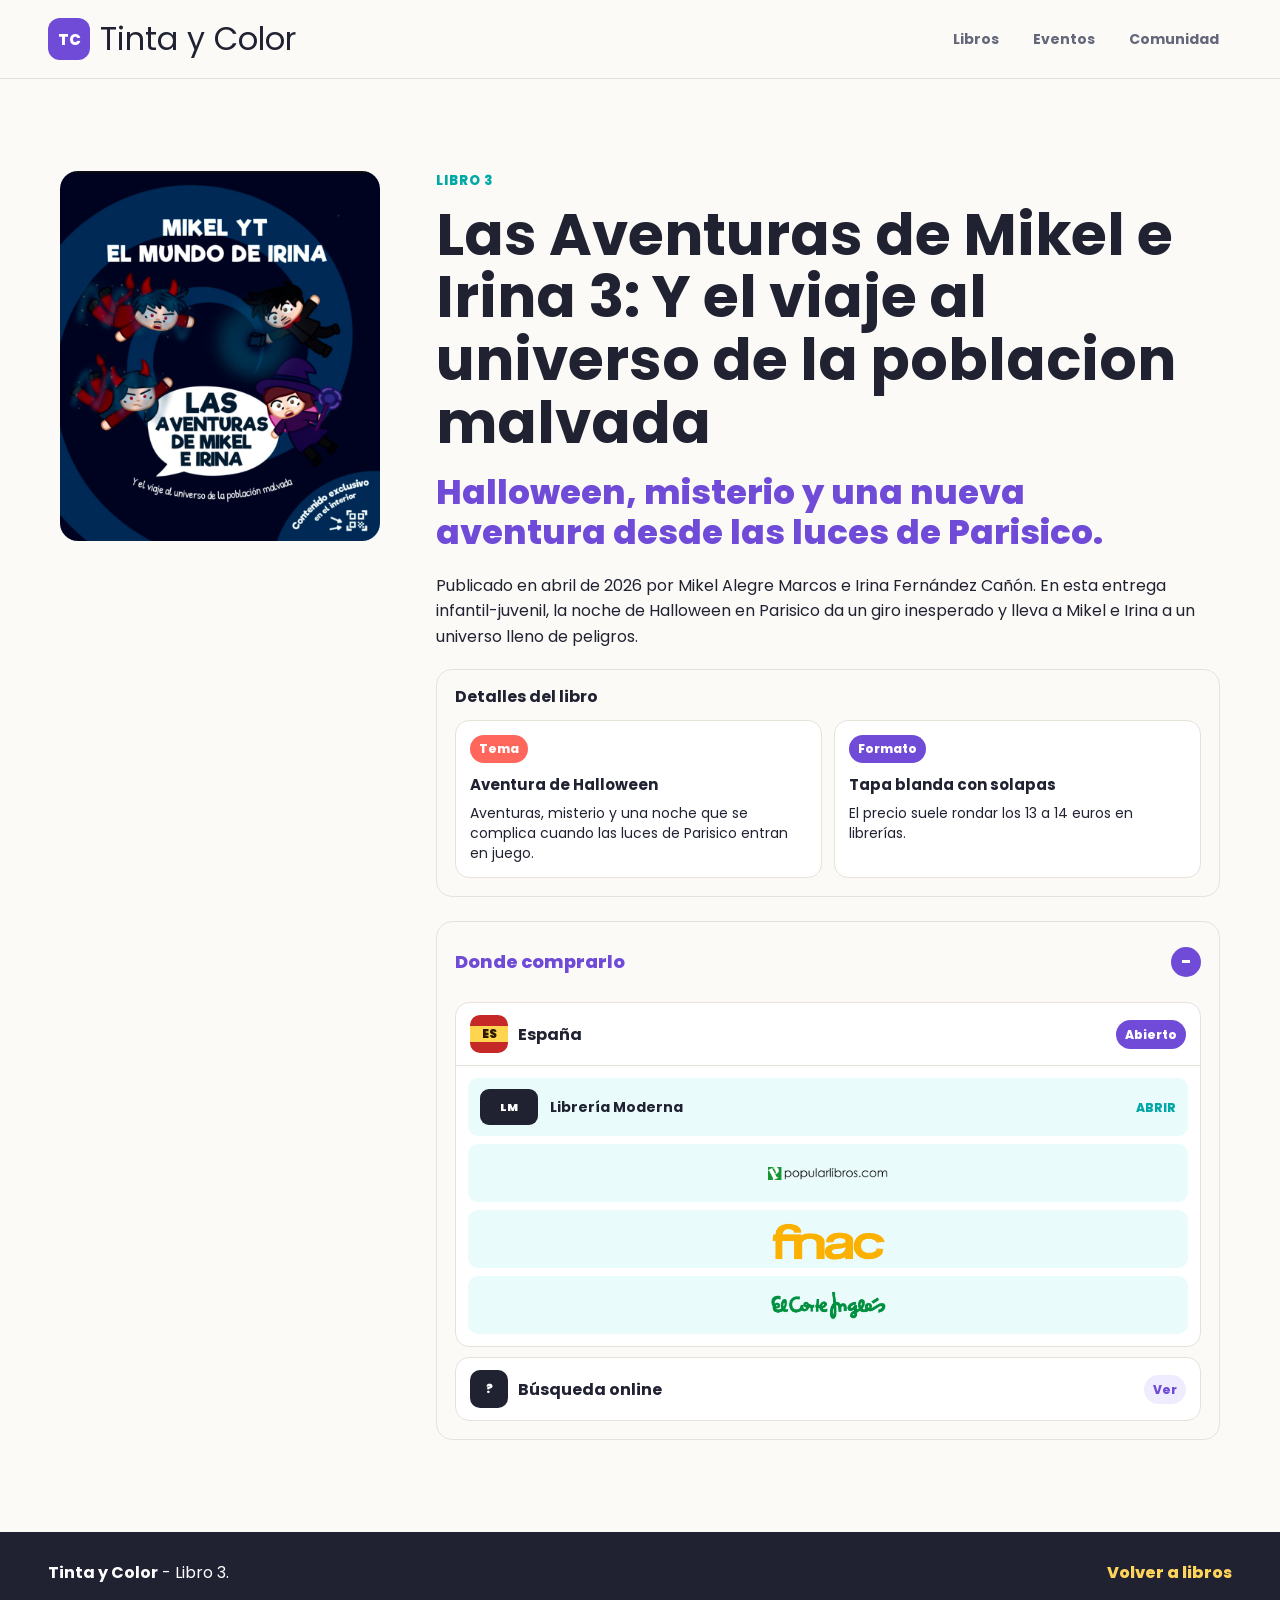
<file: libros/viaje-universo-poblacion-malvada/index.html>
<!DOCTYPE html>
<html lang="es">
<head>
    <meta charset="UTF-8">
    <meta name="viewport" content="width=device-width, initial-scale=1.0">
    <title>El viaje al universo de la poblacion malvada | Tinta y Color</title>
    <link rel="preconnect" href="https://fonts.googleapis.com">
    <link rel="preconnect" href="https://fonts.gstatic.com" crossorigin>
    <link href="https://fonts.cdnfonts.com/css/riffic-free" rel="stylesheet">
    <link href="https://fonts.googleapis.com/css2?family=Patrick+Hand&family=Poppins:wght@400;500;600;700;800&display=swap" rel="stylesheet">
    <link rel="stylesheet" href="../../css/styles.css">
</head>
<body>
    <header class="site-header">
        <a class="brand" href="../../index.html" aria-label="Tinta y Color">
            <span class="brand-mark">TC</span>
            <span>Tinta y Color</span>
        </a>

        <nav class="main-nav" aria-label="Navegación principal">
            <a href="../../index.html#libros">Libros</a>
            <a href="../../index.html#eventos">Eventos</a>
            <a href="../../index.html#comunidad">Comunidad</a>
        </nav>
    </header>

    <main>
        <section class="section book-detail-page">
            <img class="book-detail-image" src="../../assets/ladmei3.jpg" alt="Portada de Las Aventuras de Mikel e Irina 3">

            <div class="book-detail-copy">
                <p class="section-kicker">Libro 3</p>
                <h1>Las Aventuras de Mikel e Irina 3: Y el viaje al universo de la poblacion malvada</h1>
                <p class="tagline">Halloween, misterio y una nueva aventura desde las luces de Parisico.</p>
                <p>Publicado en abril de 2026 por Mikel Alegre Marcos e Irina Fernández Cañón. En esta entrega infantil-juvenil, la noche de Halloween en Parisico da un giro inesperado y lleva a Mikel e Irina a un universo lleno de peligros.</p>

                <div class="book-events" aria-label="Detalles del libro">
                    <h4>Detalles del libro</h4>
                    <div class="event-grid">
                        <article class="event-card">
                            <span class="event-label badge-coral">Tema</span>
                            <strong>Aventura de Halloween</strong>
                            <p>Aventuras, misterio y una noche que se complica cuando las luces de Parisico entran en juego.</p>
                        </article>
                        <article class="event-card">
                            <span class="event-label badge-violet">Formato</span>
                            <strong>Tapa blanda con solapas</strong>
                            <p>El precio suele rondar los 13 a 14 euros en librerías.</p>
                        </article>
                    </div>
                </div>

                <details class="buy-details" open>
                    <summary>Donde comprarlo</summary>
                    <div class="stores" aria-label="Puntos de venta por país">
                        <details class="store-country" open>
                            <summary><span class="country-mark country-es" aria-hidden="true">ES</span><strong>España</strong></summary>
                            <div class="store-links">
                            <a href="https://www.libreriamoderna.es/es/busqueda/listaLibros.php?tipoBus=full&palabrasBusqueda=Las%20aventuras%20de%20Mikel%20e%20Irina%203" target="_blank" rel="noreferrer"><span class="store-logo">LM</span><span>Librería Moderna</span></a>
                            <a class="logo-only" href="https://www.popularlibros.com/busqueda/listaLibros.php?tipoBus=full&palabrasBusqueda=Las%20aventuras%20de%20Mikel%20e%20Irina%203" target="_blank" rel="noreferrer" aria-label="Abrir Popular Libros"><span class="store-logo has-image"><img src="../../assets/logo-popular-libros.webp" alt=""></span></a>
                            <a class="logo-only" href="https://www.fnac.es/SearchResult/ResultList.aspx?Search=Las%20aventuras%20de%20Mikel%20e%20Irina%203" target="_blank" rel="noreferrer" aria-label="Abrir FNAC"><span class="store-logo has-image"><img src="../../assets/logo-fnac.png" alt=""></span></a>
                            <a class="logo-only" href="https://www.elcorteingles.es/search/?s=Las%20aventuras%20de%20Mikel%20e%20Irina%203" target="_blank" rel="noreferrer" aria-label="Abrir El Corte Inglés"><span class="store-logo has-image"><img src="../../assets/logo-el-corte-ingles.png" alt=""></span></a>
                            </div>
                        </details>
                        <details class="store-country">
                            <summary><span class="country-mark country-search" aria-hidden="true">?</span><strong>Búsqueda online</strong></summary>
                            <div class="store-links">
                            <a href="https://www.google.com/search?q=Las+aventuras+de+Mikel+e+Irina+3+Y+el+viaje+al+universo+de+la+poblacion+malvada" target="_blank" rel="noreferrer"><span class="store-logo">GO</span><span>Buscar disponibilidad</span></a>
                            </div>
                        </details>
                    </div>
                </details>
            </div>
        </section>
    </main>

    <footer class="footer">
        <p><strong>Tinta y Color</strong> - Libro 3.</p>
        <a href="../../index.html#libros">Volver a libros</a>
    </footer>
</body>
</html>
</file>
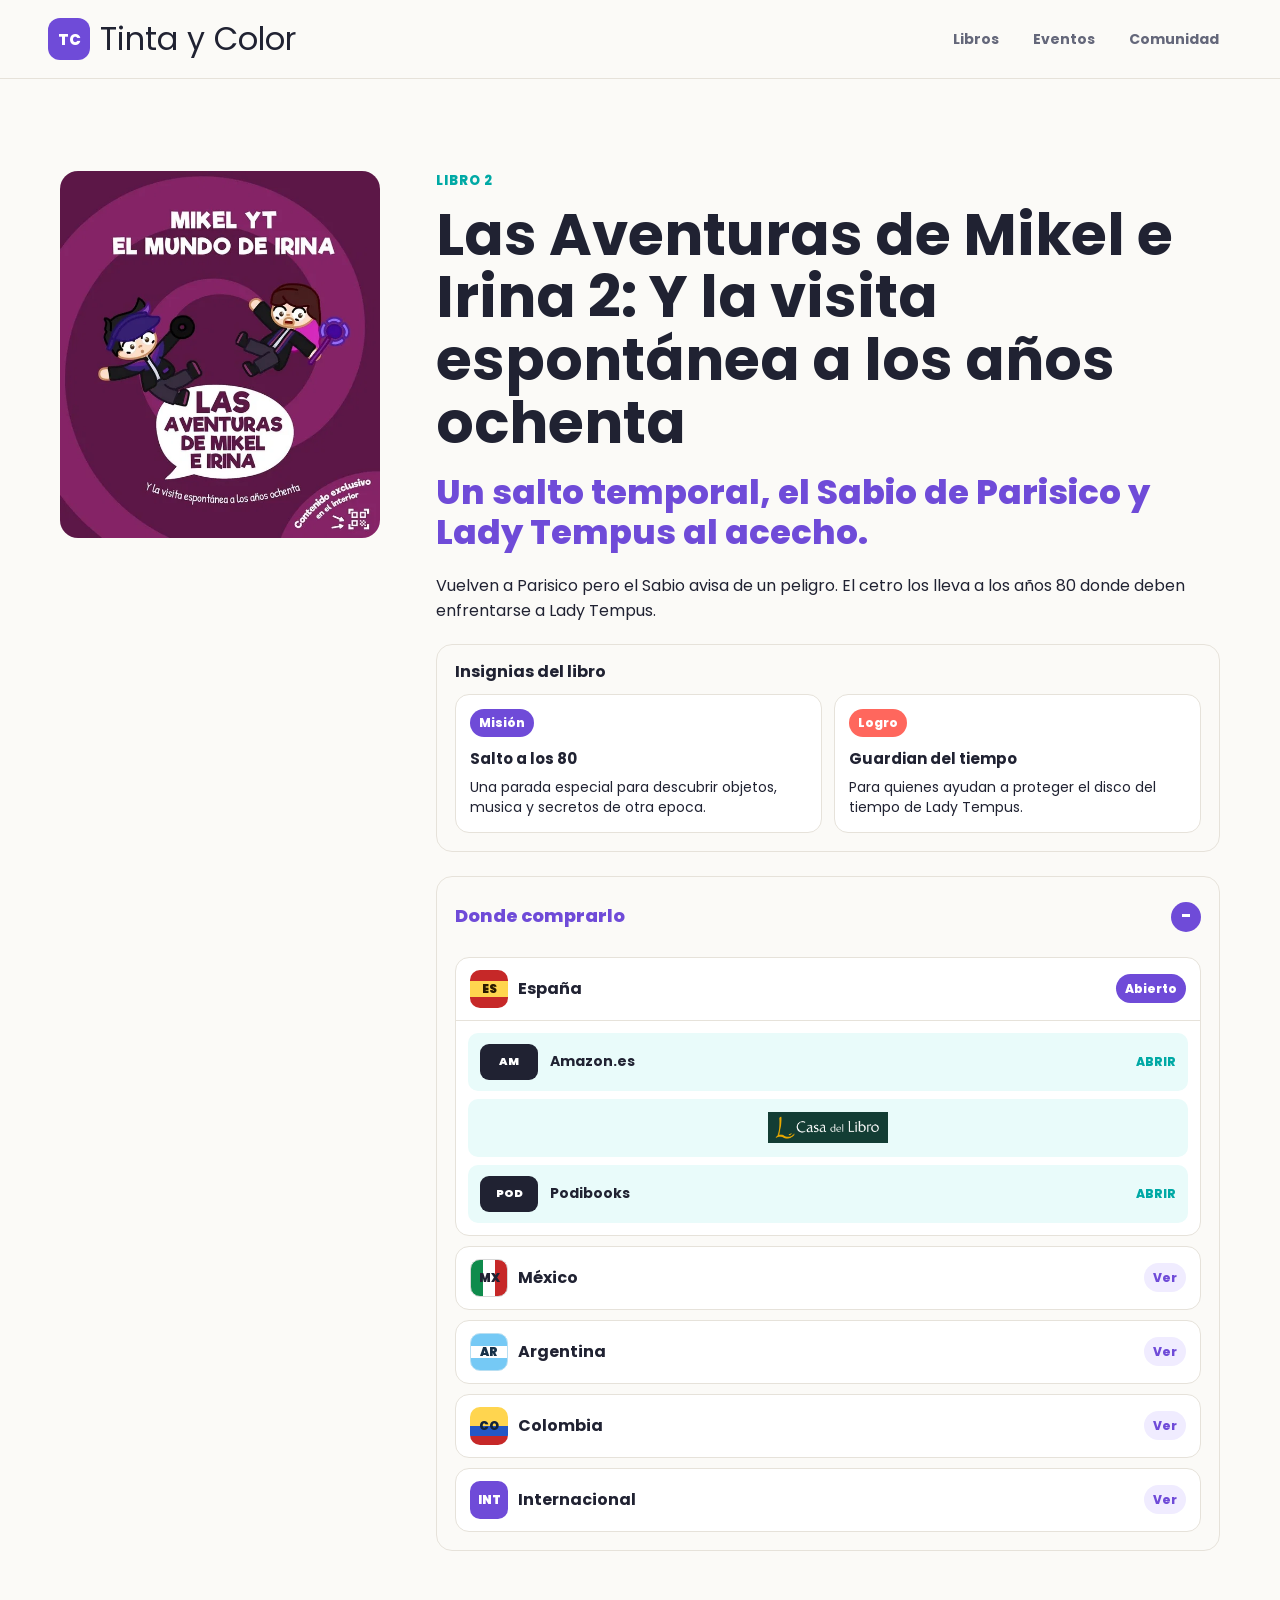
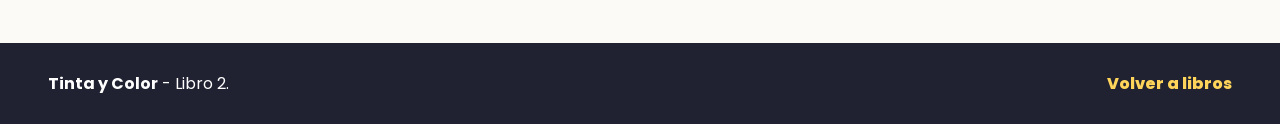
<file: libros/visita-anos-ochenta/index.html>
<!DOCTYPE html>
<html lang="es">
<head>
    <meta charset="UTF-8">
    <meta name="viewport" content="width=device-width, initial-scale=1.0">
    <title>La visita espontánea a los años ochenta | Tinta y Color</title>
    <link rel="preconnect" href="https://fonts.googleapis.com">
    <link rel="preconnect" href="https://fonts.gstatic.com" crossorigin>
    <link href="https://fonts.cdnfonts.com/css/riffic-free" rel="stylesheet">
    <link href="https://fonts.googleapis.com/css2?family=Patrick+Hand&family=Poppins:wght@400;500;600;700;800&display=swap" rel="stylesheet">
    <link rel="stylesheet" href="../../css/styles.css">
</head>
<body>
    <header class="site-header">
        <a class="brand" href="../../index.html" aria-label="Tinta y Color">
            <span class="brand-mark">TC</span>
            <span>Tinta y Color</span>
        </a>

        <nav class="main-nav" aria-label="Navegación principal">
            <a href="../../index.html#libros">Libros</a>
            <a href="../../index.html#eventos">Eventos</a>
            <a href="../../index.html#comunidad">Comunidad</a>
        </nav>
    </header>

    <main>
        <section class="section book-detail-page">
            <img class="book-detail-image" src="../../assets/ladmei2.jpg" alt="Portada de Las Aventuras de Mikel e Irina 2">

            <div class="book-detail-copy">
                <p class="section-kicker">Libro 2</p>
                <h1>Las Aventuras de Mikel e Irina 2: Y la visita espontánea a los años ochenta</h1>
                <p class="tagline">Un salto temporal, el Sabio de Parisico y Lady Tempus al acecho.</p>
                <p>Vuelven a Parisico pero el Sabio avisa de un peligro. El cetro los lleva a los años 80 donde deben enfrentarse a Lady Tempus.</p>

                <div class="book-events" aria-label="Insignias del libro">
                    <h4>Insignias del libro</h4>
                    <div class="event-grid">
                        <article class="event-card">
                            <span class="event-label badge-violet">Misión</span>
                            <strong>Salto a los 80</strong>
                            <p>Una parada especial para descubrir objetos, musica y secretos de otra epoca.</p>
                        </article>
                        <article class="event-card">
                            <span class="event-label badge-coral">Logro</span>
                            <strong>Guardian del tiempo</strong>
                            <p>Para quienes ayudan a proteger el disco del tiempo de Lady Tempus.</p>
                        </article>
                    </div>
                </div>

                <details class="buy-details" open>
                    <summary>Donde comprarlo</summary>
                    <div class="stores" aria-label="Puntos de venta por país">
                        <details class="store-country" open>
                            <summary><span class="country-mark country-es" aria-hidden="true">ES</span><strong>España</strong></summary>
                            <div class="store-links">
                            <a href="https://www.amazon.es/s?k=Las+Aventuras+de+Mikel+e+Irina+2" target="_blank" rel="noreferrer"><span class="store-logo">AM</span><span>Amazon.es</span></a>
                            <a class="logo-only" href="https://www.casadellibro.com/busqueda-libros?busqueda=Las%20Aventuras%20de%20Mikel%20e%20Irina%202" target="_blank" rel="noreferrer" aria-label="Abrir Casa del Libro"><span class="store-logo has-image"><img src="../../assets/logo-casa-del-libro.png" alt=""></span></a>
                            <a href="https://www.podibooks.com/" target="_blank" rel="noreferrer"><span class="store-logo">POD</span><span>Podibooks</span></a>
                            </div>
                        </details>
                        <details class="store-country">
                            <summary><span class="country-mark country-mx" aria-hidden="true">MX</span><strong>México</strong></summary>
                            <div class="store-links">
                            <a href="https://www.amazon.com.mx/s?k=Las+Aventuras+de+Mikel+e+Irina+2" target="_blank" rel="noreferrer"><span class="store-logo">AM</span><span>Amazon.com.mx</span></a>
                            <a class="logo-only" href="https://www.buscalibre.com.mx/libros/search?q=Las%20Aventuras%20de%20Mikel%20e%20Irina%202" target="_blank" rel="noreferrer" aria-label="Abrir Buscalibre México"><span class="store-logo has-image"><img src="../../assets/logo-buscalibre.png" alt=""></span></a>
                            </div>
                        </details>
                        <details class="store-country">
                            <summary><span class="country-mark country-ar" aria-hidden="true">AR</span><strong>Argentina</strong></summary>
                            <div class="store-links">
                            <a class="logo-only" href="https://www.cuspide.com/resultados.aspx?c=Las%20Aventuras%20de%20Mikel%20e%20Irina%202" target="_blank" rel="noreferrer" aria-label="Abrir Cúspide"><span class="store-logo has-image"><img src="../../assets/logo-cuspide.jpg" alt=""></span></a>
                            <a class="logo-only" href="https://www.buscalibre.com.ar/libros/search?q=Las%20Aventuras%20de%20Mikel%20e%20Irina%202" target="_blank" rel="noreferrer" aria-label="Abrir Buscalibre Argentina"><span class="store-logo has-image"><img src="../../assets/logo-buscalibre.png" alt=""></span></a>
                            </div>
                        </details>
                        <details class="store-country">
                            <summary><span class="country-mark country-co" aria-hidden="true">CO</span><strong>Colombia</strong></summary>
                            <div class="store-links">
                            <a class="logo-only" href="https://www.libreriadelau.com/search?query=Las%20Aventuras%20de%20Mikel%20e%20Irina%202" target="_blank" rel="noreferrer" aria-label="Abrir Librería de la U"><span class="store-logo has-image"><img src="../../assets/logo-libreria-de-la-u.png" alt=""></span></a>
                            </div>
                        </details>
                        <details class="store-country">
                            <summary><span class="country-mark country-int" aria-hidden="true">INT</span><strong>Internacional</strong></summary>
                            <div class="store-links">
                            <a href="https://www.amazon.com/s?k=Las+Aventuras+de+Mikel+e+Irina+2" target="_blank" rel="noreferrer"><span class="store-logo">AM</span><span>Amazon.com</span></a>
                            <a class="logo-only" href="https://www.buscalibre.com/libros/search?q=Las%20Aventuras%20de%20Mikel%20e%20Irina%202" target="_blank" rel="noreferrer" aria-label="Abrir Buscalibre"><span class="store-logo has-image"><img src="../../assets/logo-buscalibre.png" alt=""></span></a>
                            </div>
                        </details>
                    </div>
                </details>
            </div>
        </section>
    </main>

    <footer class="footer">
        <p><strong>Tinta y Color</strong> - Libro 2.</p>
        <a href="../../index.html#libros">Volver a libros</a>
    </footer>
</body>
</html>
</file>
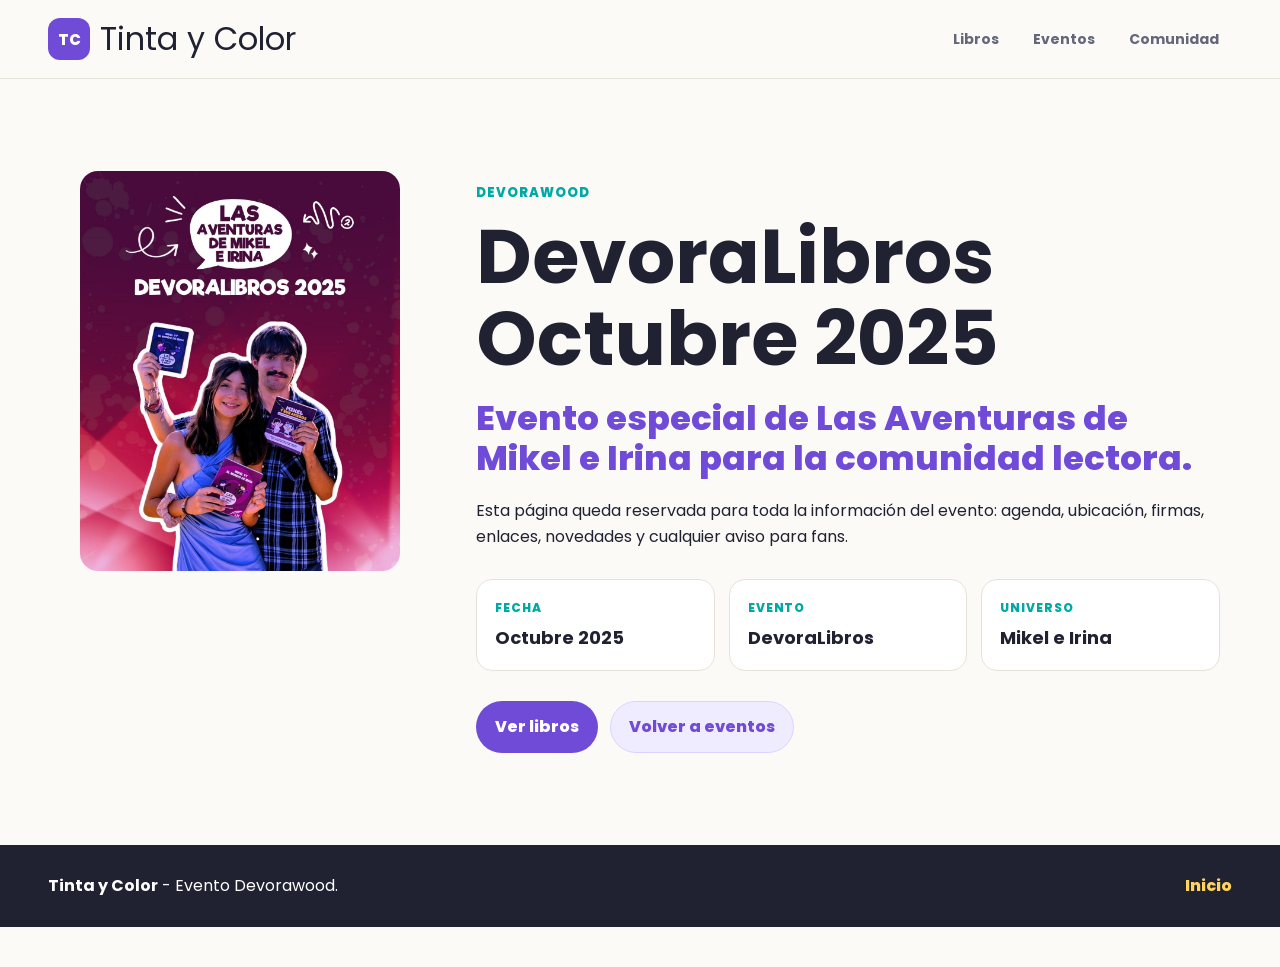
<file: devorawood-2025.html>
<!DOCTYPE html>
<html lang="es">
<head>
    <meta charset="UTF-8">
    <meta name="viewport" content="width=device-width, initial-scale=1.0">
    <meta http-equiv="refresh" content="0; url=eventos/devorawood-2025/index.html">
    <title>Redirigiendo a Devorawood | Tinta y Color</title>
    <link rel="canonical" href="eventos/devorawood-2025/index.html">
</head>
<body>
    <p><a href="eventos/devorawood-2025/index.html">Abrir Devorawood</a></p>
</body>
</html>
</file>
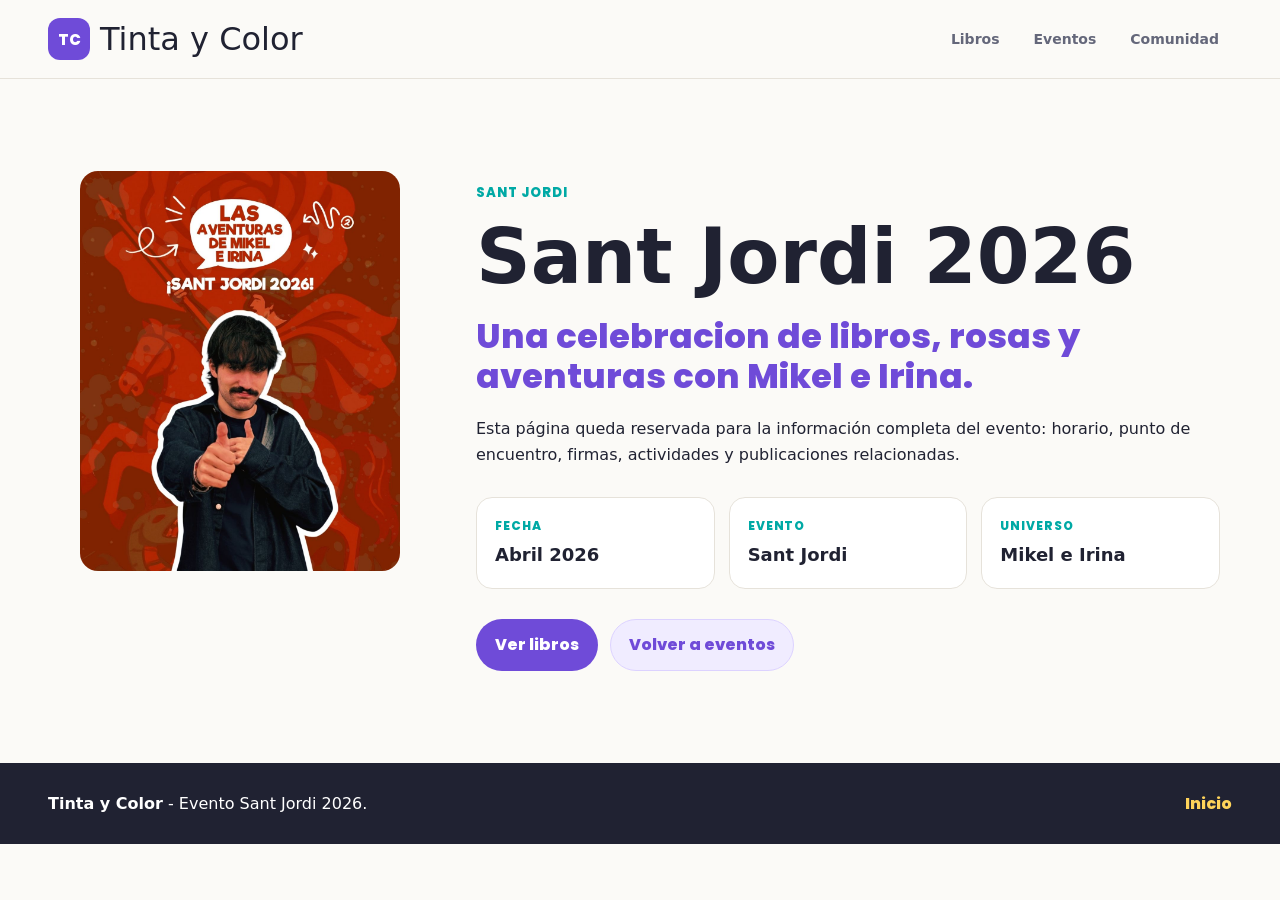
<file: sant-jordi-2026.html>
<!DOCTYPE html>
<html lang="es">
<head>
    <meta charset="UTF-8">
    <meta name="viewport" content="width=device-width, initial-scale=1.0">
    <meta http-equiv="refresh" content="0; url=eventos/sant-jordi-2026/index.html">
    <title>Redirigiendo a Sant Jordi 2026 | Tinta y Color</title>
    <link rel="canonical" href="eventos/sant-jordi-2026/index.html">
</head>
<body>
    <p><a href="eventos/sant-jordi-2026/index.html">Abrir Sant Jordi 2026</a></p>
</body>
</html>
</file>
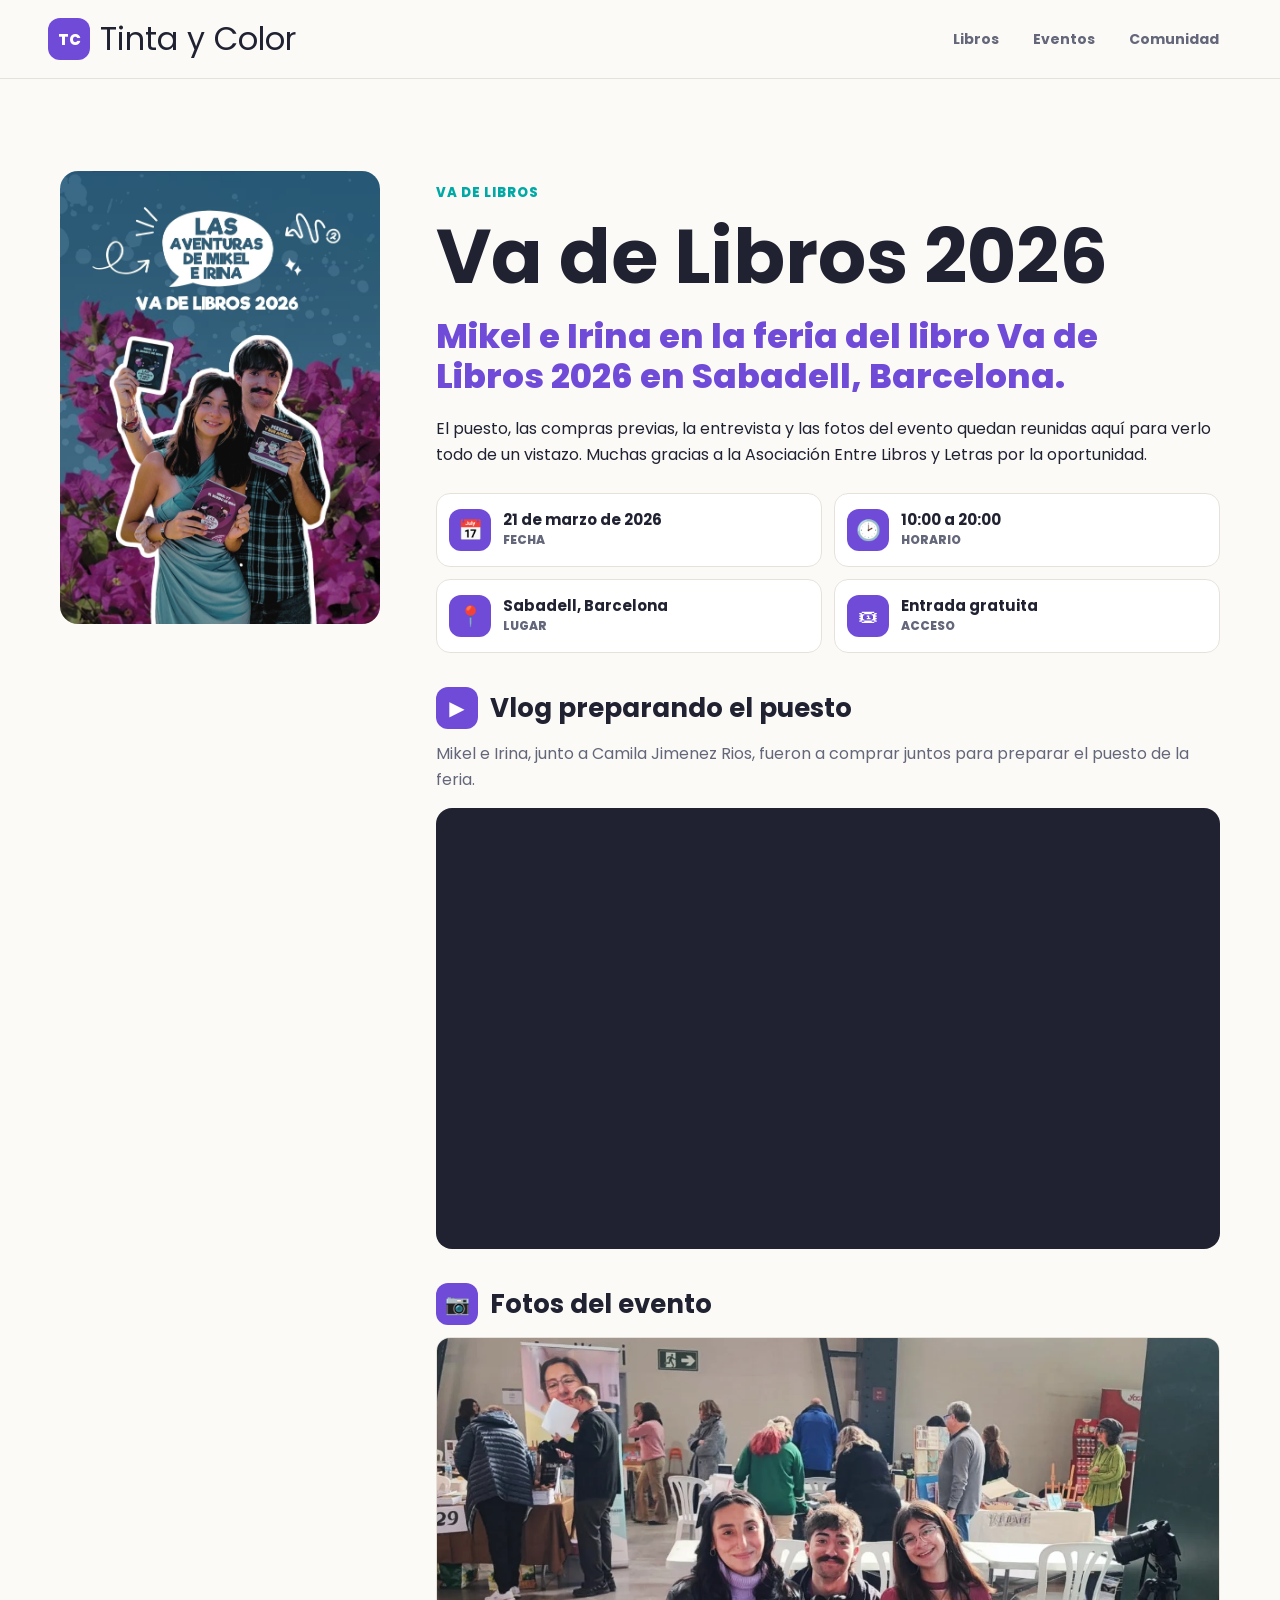
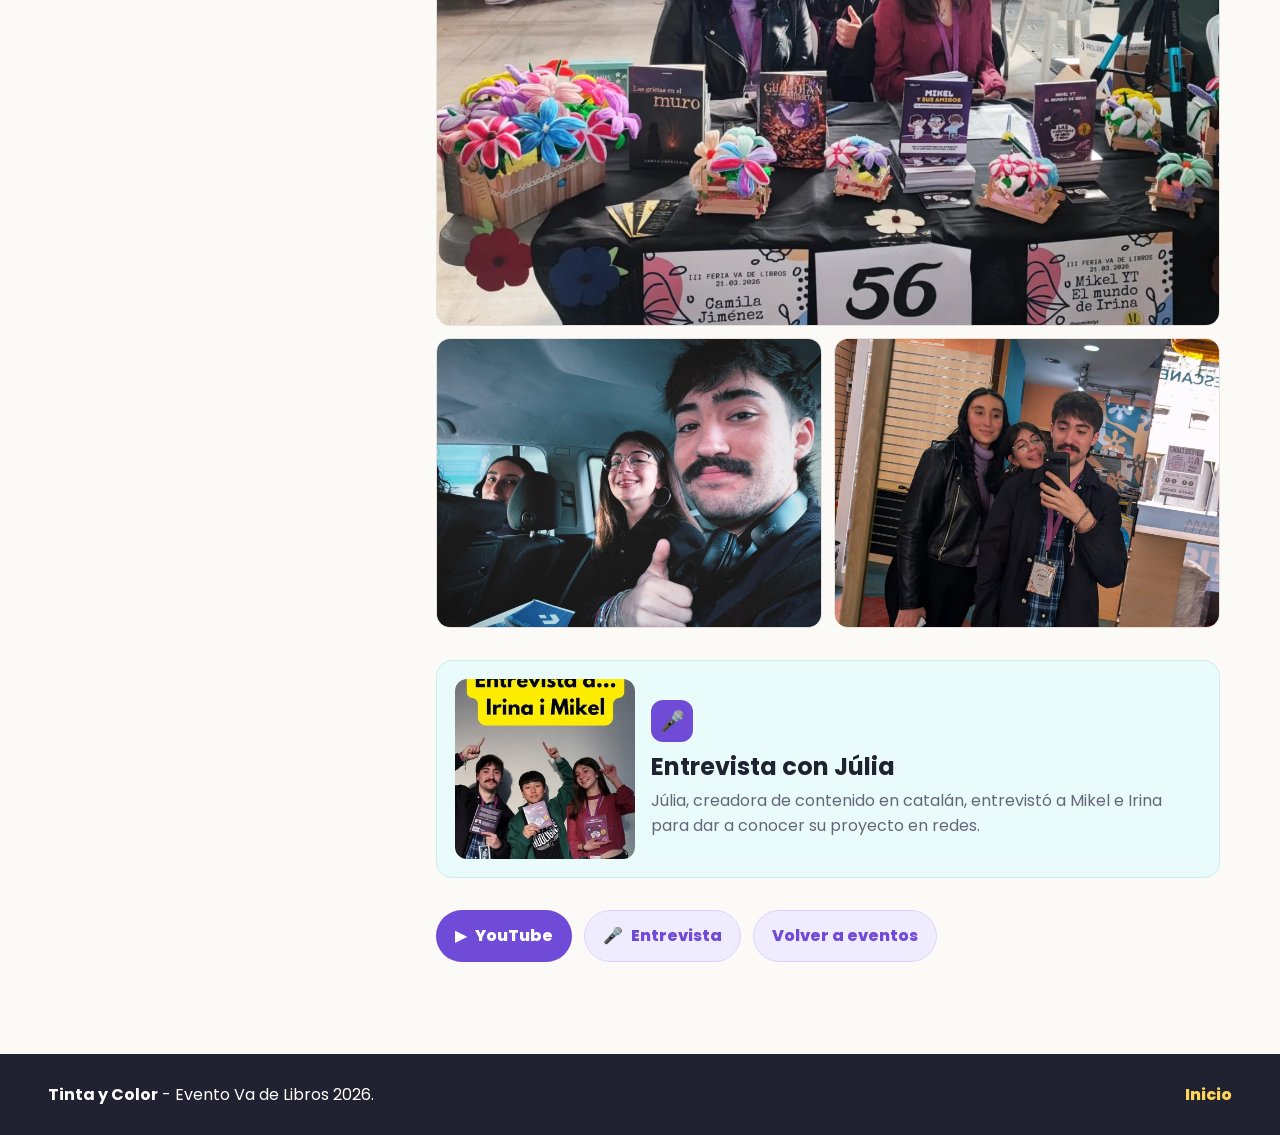
<file: va-de-libros-2026.html>
<!DOCTYPE html>
<html lang="es">
<head>
    <meta charset="UTF-8">
    <meta name="viewport" content="width=device-width, initial-scale=1.0">
    <meta http-equiv="refresh" content="0; url=eventos/va-de-libros-2026/index.html">
    <title>Redirigiendo a Va de Libros 2026 | Tinta y Color</title>
    <link rel="canonical" href="eventos/va-de-libros-2026/index.html">
</head>
<body>
    <p><a href="eventos/va-de-libros-2026/index.html">Abrir Va de Libros 2026</a></p>
</body>
</html>
</file>
<file: css/styles.css>
:root {
    --bg: #fbfaf7;
    --surface: #ffffff;
    --ink: #202232;
    --muted: #64677a;
    --line: #e6e2da;
    --violet: #6f4bd8;
    --coral: #ff675d;
    --teal: #00a9a5;
    --yellow: #ffd45a;
    --blue: #457bff;
    --soft-violet: #f0ecff;
    --soft-coral: #fff0ee;
    --soft-teal: #e9fbfa;
    --radius: 18px;
    --container: 1160px;
    --title-font: "Poppins", system-ui, -apple-system, BlinkMacSystemFont, "Segoe UI", sans-serif;
    --display-font: "Riffic Free", "Poppins", system-ui, sans-serif;
    --body-font: "Poppins", system-ui, -apple-system, BlinkMacSystemFont, "Segoe UI", sans-serif;
}

* {
    box-sizing: border-box;
}

html {
    scroll-behavior: smooth;
}

body {
    margin: 0;
    color: var(--ink);
    background: var(--bg);
    font-family: var(--body-font);
    font-size: 16px;
    line-height: 1.6;
}

body::before {
    content: "";
    position: fixed;
    inset: 0;
    z-index: -1;
    pointer-events: none;
    background: #fbfaf7;
}

h1,
h2,
h3,
h4,
p {
    margin-top: 0;
}

h1,
h2,
h3,
h4 {
    font-family: var(--title-font);
    line-height: 1.08;
}

a {
    color: inherit;
    text-decoration: none;
}

.site-header {
    position: sticky;
    top: 0;
    z-index: 10;
    display: flex;
    align-items: center;
    justify-content: space-between;
    gap: 24px;
    padding: 18px clamp(18px, 4vw, 48px);
    background: rgba(251, 250, 247, 0.94);
    border-bottom: 1px solid var(--line);
    backdrop-filter: blur(16px);
}

.brand {
    display: inline-flex;
    align-items: center;
    gap: 10px;
    font-family: var(--display-font);
    font-size: clamp(22px, 3vw, 32px);
    line-height: 1;
}

.brand-mark {
    display: grid;
    place-items: center;
    width: 42px;
    aspect-ratio: 1;
    color: #fff;
    background: var(--violet);
    border-radius: 12px;
    font-family: var(--title-font);
    font-size: 15px;
    font-weight: 800;
}

.main-nav {
    display: flex;
    gap: 8px;
    overflow-x: auto;
}

.main-nav a {
    flex: 0 0 auto;
    padding: 9px 13px;
    color: var(--muted);
    border-radius: 999px;
    font-size: 14px;
    font-weight: 700;
}

.main-nav a:hover {
    color: var(--ink);
    background: var(--surface);
}

.section {
    width: min(var(--container), calc(100% - 36px));
    margin: 0 auto;
    padding: clamp(56px, 8vw, 92px) 0;
}

.section-kicker {
    margin-bottom: 12px;
    color: var(--teal);
    font-size: 13px;
    font-weight: 800;
    letter-spacing: 0.08em;
    text-transform: uppercase;
}

.section-heading {
    max-width: 720px;
    margin-bottom: 32px;
}

.section-heading h2,
.community-copy h2 {
    margin-bottom: 14px;
    font-size: clamp(32px, 5vw, 54px);
}

.section-heading p,
.hero-text,
.community-copy p {
    color: var(--muted);
}

.hero {
    display: grid;
    grid-template-columns: minmax(0, 1.04fr) minmax(320px, 0.96fr);
    gap: clamp(32px, 6vw, 72px);
    align-items: center;
    min-height: calc(100vh - 80px);
}

.hero h1 {
    margin-bottom: 14px;
    font-family: var(--display-font);
    font-size: clamp(56px, 10vw, 118px);
    letter-spacing: 0;
}

.tagline {
    margin-bottom: 20px;
    color: var(--violet);
    font-size: clamp(22px, 3vw, 34px);
    font-weight: 800;
    line-height: 1.18;
}

.hero-text {
    max-width: 640px;
    margin-bottom: 28px;
    font-size: 18px;
}

.hero-actions {
    display: flex;
    flex-wrap: wrap;
    gap: 12px;
}

.button {
    display: inline-flex;
    align-items: center;
    justify-content: center;
    gap: 8px;
    min-height: 46px;
    padding: 12px 18px;
    border: 1px solid transparent;
    border-radius: 999px;
    font-weight: 800;
}

.button.primary {
    color: #fff;
    background: var(--violet);
}

.button.ghost {
    color: var(--violet);
    background: var(--soft-violet);
    border-color: #dcd2ff;
}

.hero-art {
    min-width: 0;
}

.city-card {
    position: relative;
    min-height: clamp(360px, 45vw, 520px);
    overflow: hidden;
    background: var(--surface);
    border: 1px solid var(--line);
    border-radius: 32px;
}

.sun {
    position: absolute;
    top: 44px;
    right: 54px;
    width: 74px;
    aspect-ratio: 1;
    background: var(--yellow);
    border-radius: 50%;
}

.skyline {
    position: absolute;
    right: 36px;
    bottom: 74px;
    left: 36px;
    display: grid;
    grid-template-columns: 1fr 1.15fr 0.9fr 0.75fr;
    gap: 14px;
    align-items: end;
}

.tower {
    display: block;
    height: 210px;
    border-radius: 18px 18px 0 0;
}

.tower.tall {
    height: 290px;
}

.tower.small {
    height: 150px;
}

.tower.coral {
    background: var(--coral);
}

.tower.teal {
    background: var(--teal);
}

.tower.violet {
    background: var(--violet);
}

.tower.yellow {
    background: var(--yellow);
}

.street {
    position: absolute;
    right: 0;
    bottom: 0;
    left: 0;
    height: 74px;
    background: var(--ink);
}

.universe-grid,
.character-grid,
.book-grid,
.social-grid {
    display: grid;
    gap: 20px;
}

.universe-grid {
    grid-template-columns: repeat(3, minmax(0, 1fr));
}

.place-card,
.character-card,
.book-card,
.social-card {
    background: var(--surface);
    border: 1px solid var(--line);
    border-radius: var(--radius);
}

.place-card {
    padding: 18px;
}

.place-card h3,
.character-card h3 {
    margin-bottom: 8px;
    font-size: 22px;
}

.place-card p,
.character-card p,
.book-detail p {
    color: var(--muted);
}

.illustration {
    position: relative;
    height: 170px;
    margin-bottom: 20px;
    overflow: hidden;
    border-radius: 14px;
    background: var(--soft-violet);
}

.illustration.city {
    background: var(--soft-violet);
}

.illustration.city::before,
.illustration.city::after {
    content: "";
    position: absolute;
    bottom: 0;
    width: 28%;
    border-radius: 12px 12px 0 0;
}

.illustration.city::before {
    left: 14%;
    height: 64%;
    background: var(--coral);
}

.illustration.city::after {
    right: 18%;
    height: 78%;
    background: var(--teal);
}

.illustration.portal {
    background: var(--soft-teal);
}

.illustration.portal::before {
    content: "";
    position: absolute;
    inset: 34px 58px;
    border: 18px solid var(--teal);
    border-radius: 50%;
}

.illustration.portal::after {
    content: "";
    position: absolute;
    top: 28px;
    right: 38px;
    width: 34px;
    aspect-ratio: 1;
    background: var(--yellow);
    border-radius: 50%;
}

.illustration.clock {
    background: var(--soft-coral);
}

.illustration.clock::before {
    content: "";
    position: absolute;
    inset: 32px;
    background: var(--coral);
    border: 14px solid var(--violet);
    border-radius: 50%;
}

.illustration.clock::after {
    content: "";
    position: absolute;
    top: 82px;
    left: 50%;
    width: 62px;
    height: 8px;
    background: var(--ink);
    border-radius: 999px;
    transform: translateX(-8px) rotate(-28deg);
}

.character-grid {
    grid-template-columns: repeat(4, minmax(0, 1fr));
}

.character-card {
    position: relative;
    overflow: hidden;
    background: transparent;
    border: 0;
    border-radius: 0;
}

.character-trigger {
    display: block;
    width: 100%;
    padding: 0;
    background: transparent;
    border: 0;
    border-radius: var(--radius);
    cursor: pointer;
}

.character-trigger:focus-visible {
    outline: 3px solid rgba(111, 75, 216, 0.32);
    outline-offset: 4px;
}

.character-image {
    display: block;
    width: 100%;
    aspect-ratio: 1;
    border-radius: var(--radius);
    object-fit: cover;
}

.character-popover {
    position: absolute;
    right: 12px;
    bottom: 12px;
    left: 12px;
    z-index: 2;
    padding: 14px;
    color: var(--ink);
    background: rgba(255, 255, 255, 0.94);
    border: 1px solid rgba(230, 226, 218, 0.9);
    border-radius: 16px;
    box-shadow: 0 18px 44px rgba(32, 34, 50, 0.18);
    backdrop-filter: blur(12px);
}

.character-popover[hidden] {
    display: none;
}

.character-popover h3 {
    margin-bottom: 6px;
    font-size: 18px;
}

.character-popover p {
    margin-bottom: 10px;
    color: var(--teal);
    font-size: 12px;
    font-weight: 900;
    letter-spacing: 0.08em;
    text-transform: uppercase;
}

.character-popover a {
    display: block;
    padding: 8px 0;
    color: var(--violet);
    font-size: 14px;
    font-weight: 800;
    line-height: 1.25;
}

.character-popover a + a {
    border-top: 1px solid var(--line);
}

.mikel .character-image {
    object-position: 28% 34%;
}

.irina .character-image {
    object-position: 70% 25%;
}

.sabio .character-image {
    object-position: 48% 50%;
}

.tempus .character-image {
    object-position: 58% 82%;
}

.creators {
    padding-top: 24px;
}

.creator-grid {
    display: grid;
    grid-template-columns: repeat(2, minmax(0, 1fr));
    gap: 18px;
}

.creator-profile {
    display: grid;
    grid-template-columns: auto minmax(0, 1fr);
    gap: 18px;
    align-items: start;
    padding: 22px;
    background: var(--surface);
    border: 1px solid var(--line);
    border-radius: var(--radius);
}

.creator-mark {
    display: grid;
    place-items: center;
    width: 68px;
    aspect-ratio: 1;
    color: #fff;
    background: var(--violet);
    border-radius: 16px;
    font-weight: 900;
}

.creator-photo {
    display: block;
    width: 68px;
    aspect-ratio: 1;
    object-fit: cover;
    border-radius: 16px;
}

.creator-profile:nth-child(2) .creator-mark {
    background: var(--coral);
}

.creator-role {
    margin-bottom: 8px;
    color: var(--teal);
    font-size: 12px;
    font-weight: 900;
    letter-spacing: 0.08em;
    text-transform: uppercase;
}

.creator-profile h3 {
    margin-bottom: 10px;
    font-size: 25px;
}

.creator-profile p:not(.creator-role) {
    color: var(--muted);
}

.creator-tags {
    display: flex;
    flex-wrap: wrap;
    gap: 8px;
    margin-top: 16px;
}

.creator-tags span {
    padding: 6px 10px;
    color: var(--ink);
    background: var(--soft-teal);
    border-radius: 999px;
    font-size: 12px;
    font-weight: 800;
}

.books {
    width: 100%;
    max-width: none;
    padding-right: max(18px, calc((100vw - var(--container)) / 2));
    padding-left: max(18px, calc((100vw - var(--container)) / 2));
    background: #fff;
    border-block: 1px solid var(--line);
}

.book-grid {
    display: grid;
    grid-auto-flow: column;
    grid-auto-columns: minmax(220px, 300px);
    grid-template-columns: none;
    justify-content: start;
    gap: 20px;
    overflow-x: auto;
    padding: 4px 0 18px;
    scroll-snap-type: x proximity;
    scrollbar-width: thin;
}

.badge-builder {
    display: grid;
    grid-template-columns: minmax(180px, 1.2fr) repeat(4, minmax(130px, 0.8fr)) auto;
    gap: 14px;
    align-items: end;
    margin-bottom: 28px;
    padding: 18px;
    background: #fbfaf7;
    border: 1px solid var(--line);
    border-radius: var(--radius);
}

.builder-heading {
    align-self: center;
}

.builder-heading h3 {
    margin-bottom: 4px;
    font-size: 20px;
}

.builder-heading p {
    margin-bottom: 0;
    color: var(--muted);
    font-size: 14px;
    line-height: 1.4;
}

.badge-builder label {
    display: grid;
    gap: 6px;
    color: var(--muted);
    font-size: 13px;
    font-weight: 800;
}

.badge-builder input,
.badge-builder select,
.badge-builder textarea {
    width: 100%;
    min-height: 44px;
    padding: 10px 12px;
    color: var(--ink);
    background: var(--surface);
    border: 1px solid var(--line);
    border-radius: 12px;
    font: inherit;
}

.badge-builder textarea {
    resize: vertical;
}

.builder-description {
    grid-column: span 2;
}

.badge-builder .button {
    min-width: 150px;
    border: 0;
}

.book-card {
    width: 100%;
    max-width: 300px;
    overflow: hidden;
    background: transparent;
    border: 0;
    border-radius: var(--radius);
    scroll-snap-align: start;
}

.book-link {
    display: block;
    transition: transform 160ms ease;
}

.book-link:hover {
    transform: translateY(-3px);
}

.book-cover {
    position: relative;
    aspect-ratio: 4 / 5.2;
    min-height: 0;
    display: flex;
    flex-direction: column;
    justify-content: flex-end;
    gap: 0;
    padding: 0;
    color: #fff;
    background: transparent;
    border-radius: var(--radius);
    cursor: pointer;
    overflow: hidden;
}

.image-cover {
    min-height: 0;
    padding: 0;
    background: transparent;
}

.book-cover-image {
    display: block;
    width: 100%;
    max-width: 100%;
    height: 100%;
    margin: 0 auto;
    object-fit: contain;
    border-radius: var(--radius);
}

.detail-toggle {
    display: none;
}

.cover-badges {
    display: none;
}

.cover-badge,
.event-label {
    display: inline-flex;
    align-items: center;
    width: fit-content;
    min-height: 28px;
    padding: 5px 9px;
    border-radius: 999px;
    font-size: 12px;
    font-weight: 800;
    line-height: 1;
}

.cover-badge.is-added,
.event-card.is-added {
    outline: 2px solid rgba(255, 255, 255, 0.42);
    outline-offset: 2px;
}

.cover-badge {
    color: var(--ink);
    background: #fff;
}

.badge-teal {
    color: #fff;
    background: var(--teal);
}

.badge-yellow {
    color: var(--ink);
    background: var(--yellow);
}

.badge-violet {
    color: #fff;
    background: var(--violet);
}

.badge-coral {
    color: #fff;
    background: var(--coral);
}

.book-cover h3 {
    display: none;
}

.series {
    display: none;
}

.space-cover {
    color: var(--ink);
    background: transparent;
}

.space-cover::before {
    display: none;
}

.space-cover::after {
    display: none;
}

.space-cover {
    padding: 24px;
}

.space-cover h3,
.space-cover .series {
    display: block;
}

.space-cover h3 {
    position: relative;
    z-index: 1;
    margin-top: auto;
    margin-bottom: 0;
    font-size: clamp(21px, 2.4vw, 28px);
}

.space-cover .series {
    position: relative;
    z-index: 1;
    align-self: flex-start;
    padding: 6px 10px;
    color: #fff;
    background: var(--violet);
    border-radius: 999px;
    font-size: 13px;
    font-weight: 800;
}

.time-cover {
    background: var(--coral);
}

.time-cover:not(.image-cover)::before {
    content: "";
    position: absolute;
    top: 38px;
    right: 38px;
    width: 112px;
    aspect-ratio: 1;
    background: rgba(255, 255, 255, 0.28);
    border-radius: 50%;
}

.time-cover:not(.image-cover)::after {
    content: "";
    position: absolute;
    top: 0;
    bottom: 0;
    left: 32px;
    width: 36px;
    background: rgba(255, 255, 255, 0.18);
}

.book-detail {
    display: flex;
    flex-direction: column;
    padding: 22px;
    border-top: 1px solid var(--line);
}

.book-detail[hidden] {
    display: none;
}

.book-card.is-open {
    max-width: min(720px, calc(100vw - 44px));
    grid-column: auto;
}

.book-card.is-open .book-cover {
    min-height: 320px;
}

.book-card.is-open .detail-toggle {
    background: var(--yellow);
}

.book-detail h3 {
    margin-bottom: 14px;
    font-size: clamp(22px, 2.6vw, 28px);
}

.detail-header {
    display: flex;
    justify-content: space-between;
    gap: 16px;
    align-items: center;
    margin-bottom: 12px;
}

.detail-header .section-kicker {
    margin-bottom: 0;
}

.detail-close {
    min-height: 38px;
    padding: 8px 12px;
    color: var(--violet);
    background: var(--soft-violet);
    border: 1px solid #dcd2ff;
    border-radius: 999px;
    cursor: pointer;
    font: inherit;
    font-weight: 800;
}

.book-events {
    margin: 20px 0 24px;
    padding: 18px;
    background: #fbfaf7;
    border: 1px solid var(--line);
    border-radius: 16px;
}

.book-events h4 {
    margin-bottom: 14px;
    font-size: 16px;
}

.event-grid {
    display: grid;
    grid-template-columns: repeat(2, minmax(0, 1fr));
    gap: 12px;
}

.event-card {
    min-width: 0;
    padding: 14px;
    background: var(--surface);
    border: 1px solid var(--line);
    border-radius: 14px;
}

.event-card strong {
    display: block;
    margin: 10px 0 6px;
    font-size: 15px;
}

.event-card p {
    margin-bottom: 0;
    font-size: 14px;
    line-height: 1.45;
}

.buy-details {
    margin-top: auto;
    padding: 18px;
    background: #fbfaf7;
    border: 1px solid var(--line);
    border-radius: 16px;
}

.buy-details summary {
    color: var(--violet);
    cursor: pointer;
    font-weight: 800;
}

.buy-details > summary {
    display: flex;
    align-items: center;
    justify-content: space-between;
    min-height: 44px;
    font-size: 18px;
    list-style: none;
}

.buy-details > summary::-webkit-details-marker {
    display: none;
}

.buy-details > summary::after {
    content: "+";
    display: grid;
    place-items: center;
    width: 30px;
    aspect-ratio: 1;
    color: #fff;
    background: var(--violet);
    border-radius: 50%;
}

.buy-details[open] > summary::after {
    content: "-";
}

.stores {
    display: grid;
    grid-template-columns: 1fr;
    gap: 10px;
    margin-top: 18px;
}

.store-country {
    overflow: hidden;
    background: var(--surface);
    border: 1px solid var(--line);
    border-radius: 14px;
}

.store-country > summary {
    display: flex;
    align-items: center;
    gap: 10px;
    min-height: 52px;
    padding: 12px 14px;
    color: var(--ink);
    list-style: none;
}

.store-country > summary:focus-visible,
.stores a:focus-visible {
    outline: 3px solid rgba(111, 75, 216, 0.32);
    outline-offset: 3px;
}

.store-country > summary::-webkit-details-marker {
    display: none;
}

.store-country > summary::after {
    content: "Ver";
    margin-left: auto;
    padding: 5px 9px;
    color: var(--violet);
    background: var(--soft-violet);
    border-radius: 999px;
    font-size: 12px;
    font-weight: 800;
}

.store-country[open] > summary {
    border-bottom: 1px solid var(--line);
}

.store-country[open] > summary::after {
    content: "Abierto";
    color: #fff;
    background: var(--violet);
}

.country-mark {
    display: inline-grid;
    place-items: center;
    width: 38px;
    aspect-ratio: 1;
    color: #fff;
    background: var(--teal);
    border-radius: 10px;
    font-size: 12px;
    font-weight: 900;
    line-height: 1;
}

.country-es {
    color: #2b1a00;
    background: linear-gradient(180deg, #c62828 0 28%, #ffd54f 28% 72%, #c62828 72%);
}

.country-mx {
    background: linear-gradient(90deg, #0f8b4c 0 34%, #ffffff 34% 66%, #c62828 66%);
    color: #202232;
    border: 1px solid #d8d8d8;
}

.country-ar {
    color: #18324a;
    background: linear-gradient(180deg, #75c9f5 0 33%, #ffffff 33% 66%, #75c9f5 66%);
    border: 1px solid #b9dff2;
}

.country-co {
    color: #12233a;
    background: linear-gradient(180deg, #ffd54f 0 50%, #2457c5 50% 75%, #c62828 75%);
}

.country-int {
    background: var(--violet);
}

.country-search {
    background: var(--ink);
}

.store-links {
    display: grid;
    gap: 8px;
    padding: 12px;
}

.stores a {
    display: flex;
    align-items: center;
    gap: 12px;
    width: 100%;
    margin: 0;
    padding: 11px 12px;
    color: var(--ink);
    background: var(--soft-teal);
    border-radius: 10px;
    font-size: 14px;
    font-weight: 700;
}

.store-logo {
    display: inline-grid;
    flex: 0 0 auto;
    place-items: center;
    width: 58px;
    height: 36px;
    padding: 0 8px;
    color: #fff;
    background: var(--ink);
    border-radius: 9px;
    font-size: 11px;
    font-weight: 900;
    letter-spacing: 0;
}

.store-logo.has-image {
    width: 120px;
    padding: 0;
    background: transparent;
    border: 0;
    border-radius: 0;
}

.store-logo img {
    display: block;
    max-width: 100%;
    max-height: 100%;
    object-fit: contain;
}

.stores a::after {
    content: "Abrir";
    margin-left: auto;
    flex: 0 0 auto;
    color: var(--teal);
    font-size: 12px;
    font-weight: 800;
    text-transform: uppercase;
}

.stores a.logo-only {
    justify-content: center;
    min-height: 58px;
}

.stores a.logo-only::after {
    content: none;
}

.stores a:hover {
    background: #d9f7f3;
}

.events-section {
    width: min(var(--container), calc(100% - 36px));
}

.events-grid {
    display: grid;
    grid-auto-flow: column;
    grid-auto-columns: minmax(220px, 320px);
    grid-template-columns: none;
    justify-content: start;
    gap: 18px;
    overflow-x: auto;
    padding: 4px 0 18px;
    scroll-snap-type: x proximity;
    scrollbar-width: thin;
}

.event-image-link {
    display: block;
    width: 100%;
    max-width: 320px;
    aspect-ratio: 4 / 5.4;
    overflow: hidden;
    border-radius: 18px;
    scroll-snap-align: start;
    transition: transform 160ms ease;
}

.event-image-link:hover {
    transform: translateY(-3px);
}

.event-image,
.event-detail-image {
    display: block;
    width: 100%;
    max-width: 320px;
    margin: 0 auto;
    border-radius: 18px;
}

.event-image {
    height: 100%;
    object-fit: cover;
}

.event-detail-image {
    height: auto;
}

.event-detail-layout {
    display: grid;
    grid-template-columns: minmax(240px, 360px) minmax(0, 1fr);
    gap: clamp(28px, 5vw, 56px);
    align-items: start;
}

.book-detail-page {
    display: grid;
    grid-template-columns: minmax(240px, 320px) minmax(0, 1fr);
    gap: clamp(28px, 5vw, 56px);
    align-items: start;
}

.book-detail-page > .book-cover {
    max-width: 320px;
    width: 100%;
    justify-self: center;
    border-radius: var(--radius);
    overflow: hidden;
}

.book-detail-image {
    display: block;
    width: 100%;
    max-width: 320px;
    height: auto;
    margin: 0 auto;
    border-radius: var(--radius);
}

.book-detail-copy h1 {
    margin-bottom: 18px;
    font-size: clamp(34px, 5vw, 58px);
}

.book-detail-copy .tagline {
    max-width: 760px;
}

.event-detail-copy {
    padding-top: 12px;
}

.event-detail-copy h1 {
    margin-bottom: 18px;
    font-size: clamp(42px, 7vw, 76px);
}

.event-detail-copy .tagline {
    max-width: 760px;
}

.event-story-page {
    grid-template-columns: minmax(220px, 320px) minmax(0, 1fr);
}

.event-meta-grid {
    display: grid;
    grid-template-columns: repeat(auto-fit, minmax(180px, 1fr));
    gap: 14px;
    margin: 30px 0;
}

.event-meta-card {
    padding: 18px;
    background: var(--surface);
    border: 1px solid var(--line);
    border-radius: 16px;
}

.event-meta-card span {
    display: block;
    margin-bottom: 6px;
    color: var(--teal);
    font-size: 12px;
    font-weight: 800;
    letter-spacing: 0.08em;
    text-transform: uppercase;
}

.event-meta-card strong {
    font-size: 18px;
}

.event-facts {
    display: grid;
    grid-template-columns: repeat(2, minmax(0, 1fr));
    gap: 12px;
    margin: 26px 0 34px;
    padding: 0;
    list-style: none;
}

.event-facts li {
    display: flex;
    gap: 12px;
    align-items: center;
    min-height: 74px;
    padding: 12px;
    background: var(--surface);
    border: 1px solid var(--line);
    border-radius: 14px;
}

.fact-icon,
.section-icon {
    display: inline-grid;
    flex: 0 0 auto;
    place-items: center;
    width: 42px;
    aspect-ratio: 1;
    color: #fff;
    background: var(--violet);
    border-radius: 12px;
    font-size: 20px;
}

.event-facts strong {
    display: block;
    color: var(--ink);
    font-size: 15px;
    line-height: 1.25;
}

.event-facts small {
    display: block;
    color: var(--muted);
    font-size: 12px;
    font-weight: 800;
    text-transform: uppercase;
}

.event-section-heading {
    display: flex;
    align-items: center;
    gap: 12px;
    margin-bottom: 12px;
}

.event-section-heading h2 {
    margin-bottom: 0;
    font-size: 26px;
}

.event-video {
    margin: 34px 0;
}

.event-video p {
    color: var(--muted);
}

.video-frame {
    overflow: hidden;
    aspect-ratio: 16 / 9;
    background: var(--ink);
    border-radius: 16px;
}

.video-frame iframe {
    display: block;
    width: 100%;
    height: 100%;
    border: 0;
}

.event-gallery {
    margin: 30px 0;
}

.event-gallery-grid {
    display: grid;
    grid-template-columns: repeat(2, minmax(0, 1fr));
    gap: 12px;
    align-items: start;
}

.event-gallery-grid img {
    display: block;
    width: 100%;
    height: auto;
    background: #f6f4ef;
    border: 1px solid var(--line);
    border-radius: 14px;
}

.event-gallery-grid img:first-child {
    grid-column: 1 / -1;
}

.interview-callout {
    display: grid;
    grid-template-columns: minmax(120px, 180px) minmax(0, 1fr);
    gap: 16px;
    align-items: center;
    margin: 32px 0;
    padding: 18px;
    background: var(--soft-teal);
    border: 1px solid #c9efeb;
    border-radius: 16px;
}

.interview-callout img {
    display: block;
    width: 100%;
    aspect-ratio: 1;
    object-fit: contain;
    background: var(--surface);
    border-radius: 12px;
}

.interview-callout .section-icon {
    margin-bottom: 12px;
}

.interview-callout h2 {
    margin-bottom: 8px;
    font-size: 24px;
}

.interview-callout p {
    margin-bottom: 0;
    color: var(--muted);
}

.event-detail-actions {
    display: flex;
    flex-wrap: wrap;
    gap: 12px;
}

.community {
    display: grid;
    grid-template-columns: minmax(0, 0.85fr) minmax(0, 1.15fr);
    gap: 40px;
    align-items: start;
}

.social-grid {
    grid-template-columns: repeat(2, minmax(0, 1fr));
}

.social-card {
    min-height: 132px;
    padding: 22px;
}

.social-card span {
    display: block;
    margin-bottom: 10px;
    color: var(--teal);
    font-size: 13px;
    font-weight: 800;
    text-transform: uppercase;
}

.social-card strong {
    font-size: 22px;
}

.footer {
    display: flex;
    justify-content: space-between;
    gap: 18px;
    padding: 28px clamp(18px, 4vw, 48px);
    color: #fff;
    background: var(--ink);
}

.footer p {
    margin-bottom: 0;
}

.footer a {
    color: var(--yellow);
    font-weight: 800;
}

@media (max-width: 980px) {
    .hero,
    .community,
    .event-detail-layout,
    .book-detail-page {
        grid-template-columns: 1fr;
    }

    .badge-builder {
        grid-template-columns: repeat(2, minmax(0, 1fr));
    }

    .builder-heading,
    .builder-description {
        grid-column: 1 / -1;
    }

    .universe-grid,
    .character-grid,
    .creator-grid {
        grid-template-columns: repeat(2, minmax(0, 1fr));
    }

}

@media (max-width: 720px) {
    .site-header {
        align-items: flex-start;
        flex-direction: column;
    }

    .main-nav {
        width: 100%;
    }

    .hero {
        min-height: 0;
    }

    .city-card {
        min-height: 320px;
    }

    .universe-grid,
    .character-grid,
    .creator-grid,
    .social-grid,
    .event-grid,
    .badge-builder,
    .stores {
        grid-template-columns: 1fr;
    }

    .builder-heading,
    .builder-description {
        grid-column: auto;
    }

    .creator-profile {
        grid-template-columns: 1fr;
    }

    .book-cover {
        min-height: 0;
    }

    .event-meta-grid {
        grid-template-columns: 1fr;
    }

    .event-facts,
    .event-gallery-grid {
        grid-template-columns: 1fr;
    }

    .event-gallery-grid img:first-child {
        grid-column: auto;
    }

    .interview-callout {
        grid-template-columns: 1fr;
    }

    .footer {
        flex-direction: column;
    }
}

@media (max-width: 460px) {
    .section {
        width: min(var(--container), calc(100% - 28px));
    }

    .hero h1 {
        font-size: 50px;
    }

    .tagline {
        font-size: 22px;
    }

    .button {
        width: 100%;
    }
}
</file>
